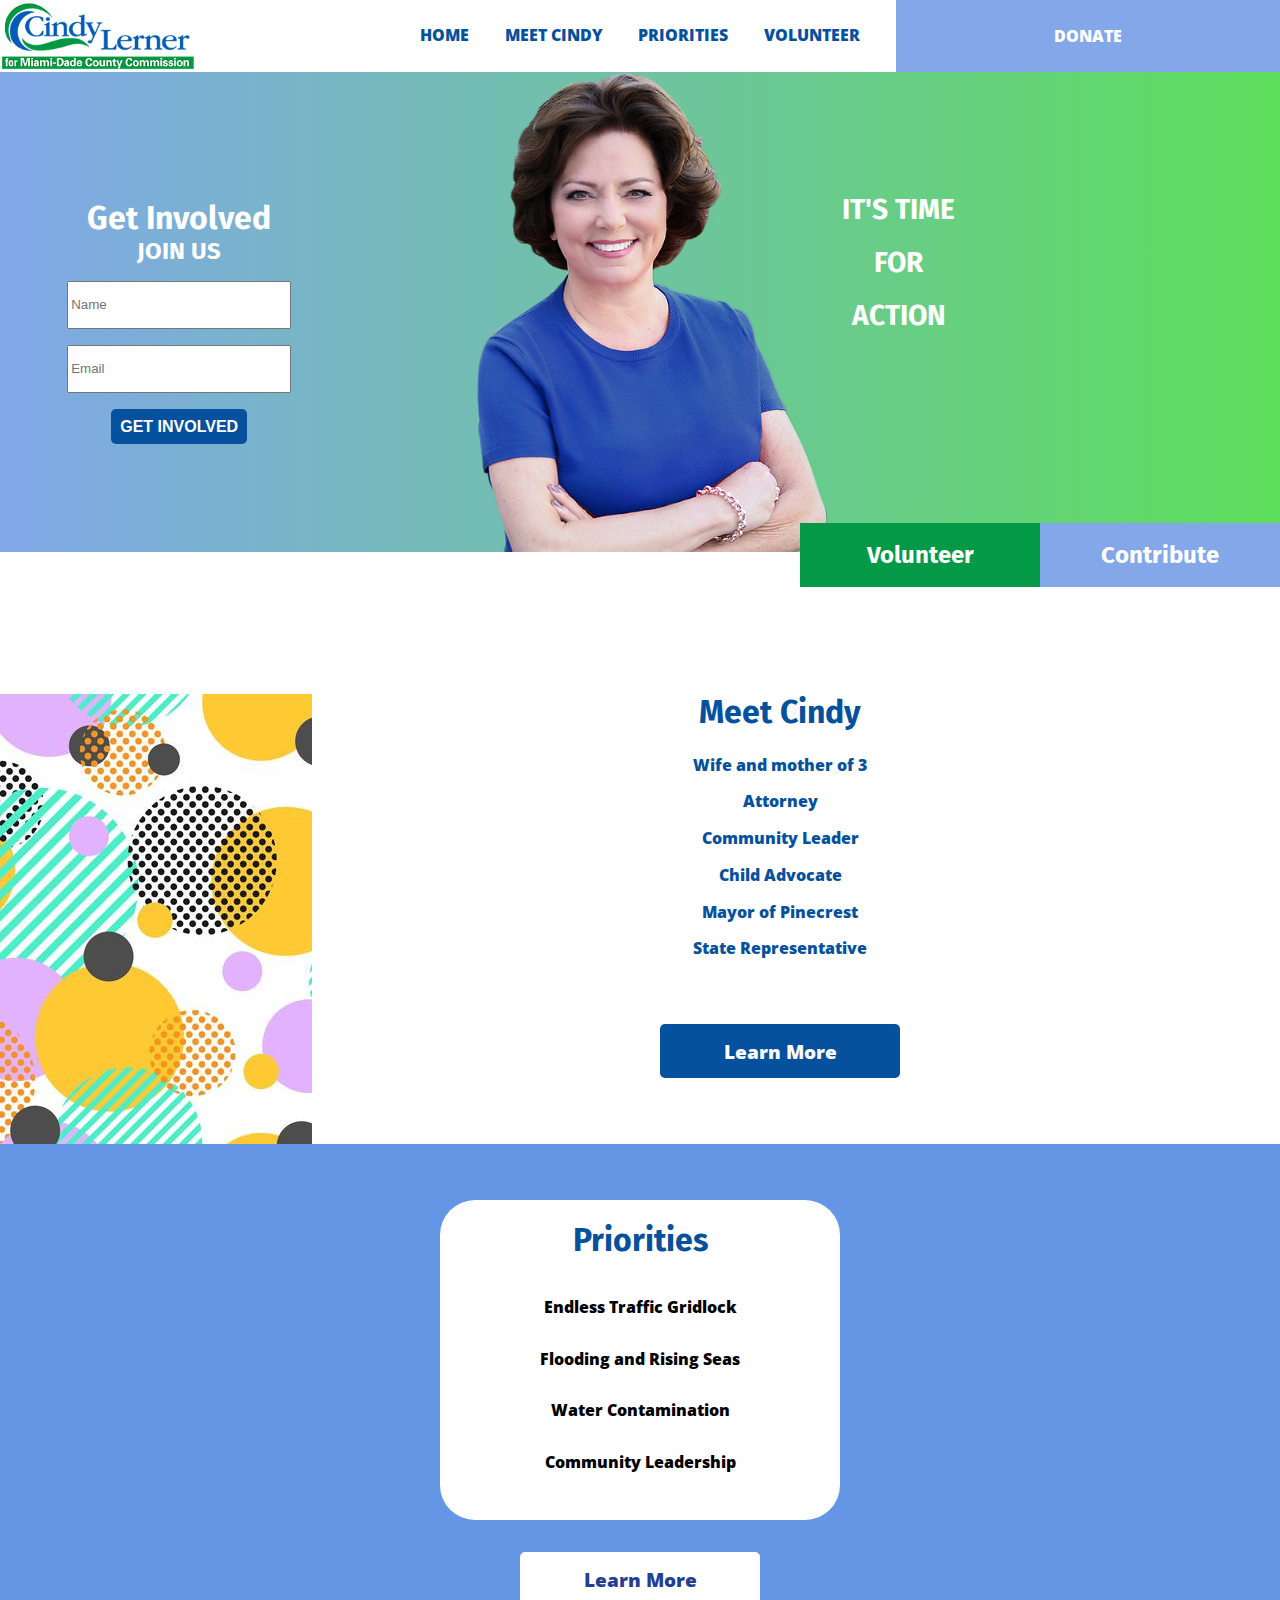
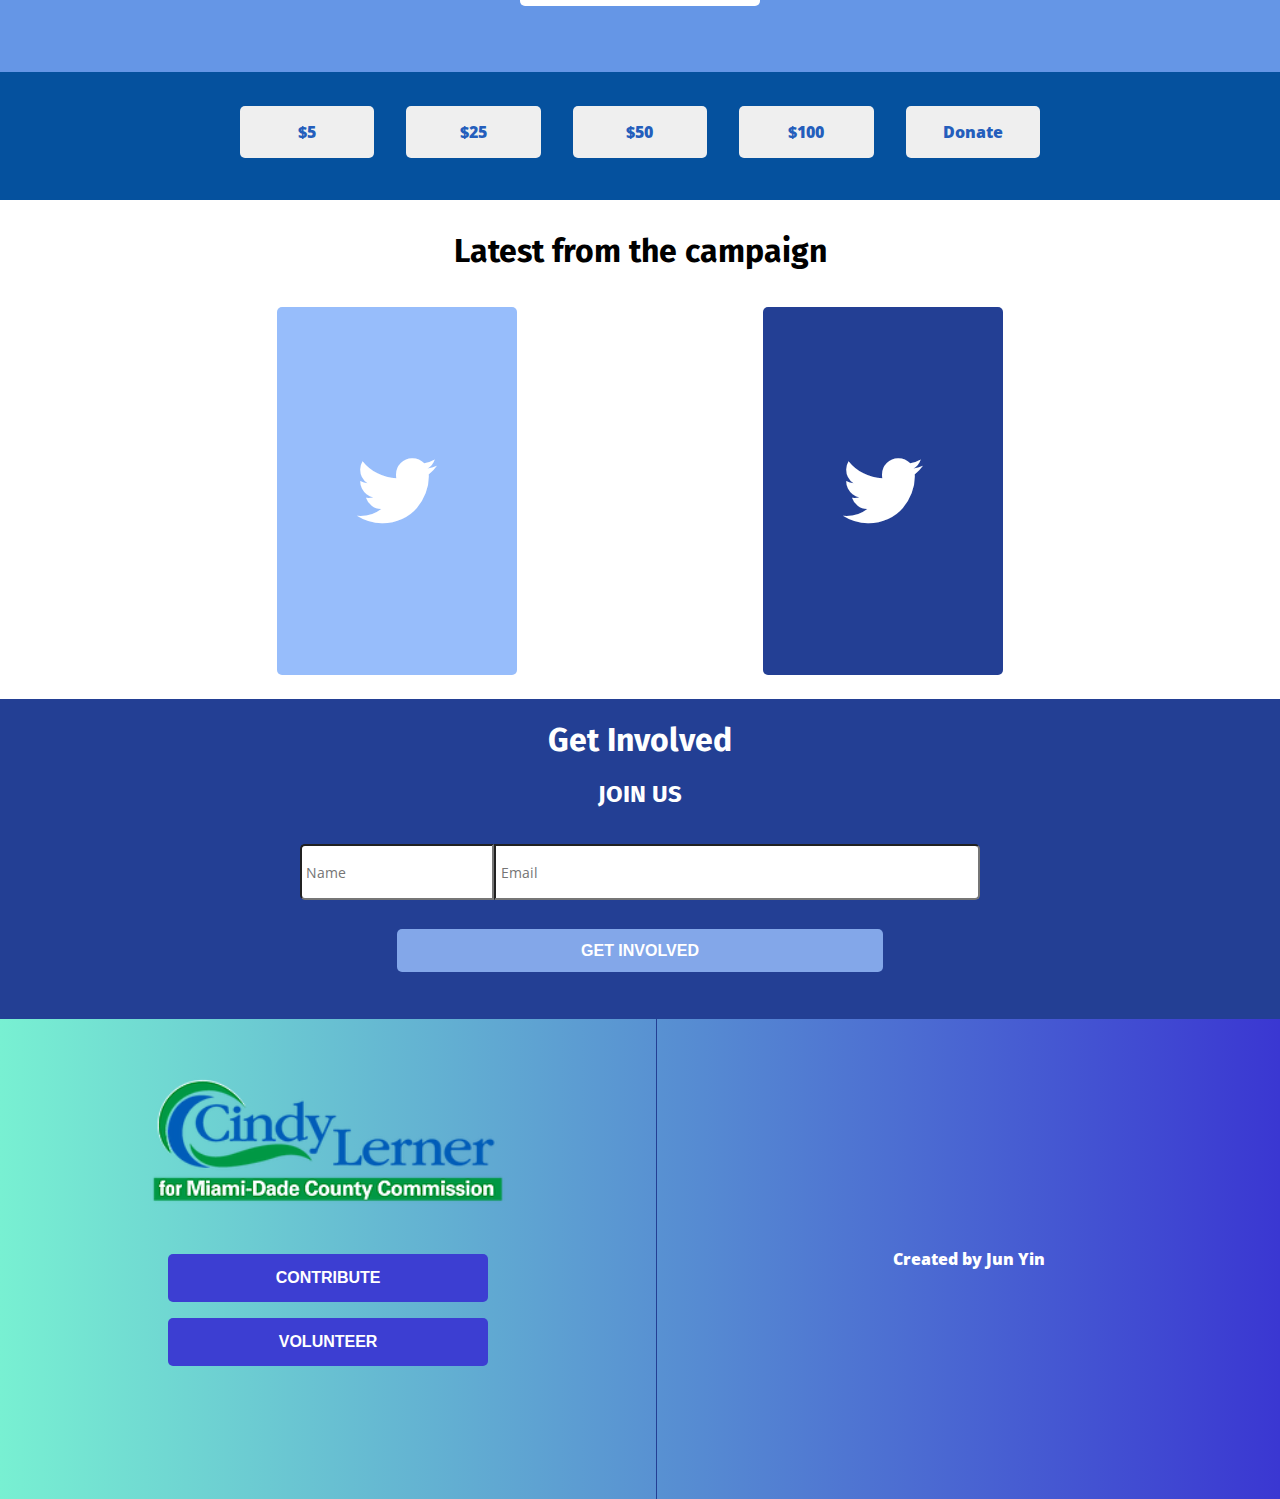
<file: index.html>
<html lang="en">
<head>
  <meta charset="UTF-8">
  <meta name="viewport" content="width=device-width, initial-scale=1.0">
  <link rel="stylesheet" href="index.css">
  <script type='text/javascript' src='store.js'></script>
  <link rel="stylesheet" href="./fontawesome-free-5.11.2-web/css/all.css">
  <link rel="stylesheet" href="./fontawesome-free-5.11.2-web/css/all.min.css">
  <link href="https://fonts.googleapis.com/css?family=Fira+Sans|Open+Sans&display=swap" rel="stylesheet">
  <title>Document</title>
</head>
<body value="sdf">
  <header class="header-container">
    <a class="logo" href="index.html"></a>
    <div type="button" class="nav-bar" >☰</div>
    <nav class="header-nav">
      <ul class="nav-list">
        <li><a class="nav-color" href="index.html">HOME</a></li>
        <li><a class="nav-color" href="meet.html">MEET CINDY</a></li>
        <li><a class="nav-color" href="priority.html">PRIORITIES</a></li>
        <li><a class="nav-color" href="volunteer.html">VOLUNTEER</a></li>
      </ul>
    </nav>
    <div class="nav-donate-button">
      <p><a href="https://www.paypal.com" target="_blank">DONATE</ahref="https://www.paypal.com" target="_blank"></p>
    </div>
  </header>
  <div class="modal" style="display: none" value="1">
    <p class="exit-menu">x</p>
    <ul class=menu-options>
      <li><a href="index.html">HOME</a></li>
      <li><a href="meet.html">MEET CINDY</a></li>
      <li><a href="priority.html">PRIORITIES</a></li>
      <li><a href="volunteer.html">VOLUNTEER</a></li>
    </ul>
    <button type="submit"><a href="https://www.paypal.com" target="_blank">DONATE</a></button>
    <ul class="icon-menu-container">
      <li class="social-icon"><a href="https://www.instagram.com/cindyfordistrict7/" target="_blank"><i class="fab fa-instagram"></i></a></li>
      <li class="social-icon"><a href="https://www.facebook.com/CindyforDistrict7/" target="_blank"><i class="fab fa-facebook-square"></i></a></li>
      <li class="social-icon"><a href="https://twitter.com/CindyforDst7" target="_blank"><i class="fab fa-twitter"></i></a></li>
    </ul>
  </div>

  <main class="main-container">
    <section class="portrait-container">

      <div class="sign-up-media-query">
        <h1>Get Involved</h1>
        <h2>JOIN US</h2>
        <form class="media-query-form">
          <div class="media-query-input-container">
            <input class="sign-up-media-input" type="text" placeholder="Name"/>
            <input class="sign-up-media-input" type="text" placeholder="Email"/>
          </div>
          <button class="sign-up-media-submit-button" type="submit">GET INVOLVED</button>
        </form>
      </div>
      <div class="portrait"></div>
      <div class="portrait-text">
        <h3>IT'S TIME</h3>
        <h3>FOR</h3>
        <h3>ACTION</h3>
      </div>
      <div class="icon-media-query" style="display: none;">
        <ul class="icon-container">
          <li class="social-icon"><i class="fab fa-instagram"></i></li>
          <li class="social-icon"><i class="fab fa-facebook-square"></i></li>
          <li class="social-icon"><i class="fab fa-twitter"></i></li>
        </ul>
      </div>
    </section>
    <section class="sign-up">
        <h1>Get Involved</h1>
        <h2>JOIN US</h2>
        <form id="sign-up-form">
          <div class="input-box">
            <input class="name" type="text" placeholder="Name"/>
            <input class="email" type="text" placeholder="Email"/>
          </div>
          <button class="form-submit-button" type="submit">GET INVOLVED</button>
        </form>
        <ul class="icon-container">
          <li class="social-icon"><i class="fab fa-instagram"></i></li>
          <li class="social-icon"><i class="fab fa-facebook-square"></i></li>
          <li class="social-icon"><i class="fab fa-twitter"></i></li>
        </ul>
    </section>
    <section>
      <div class="volunteer-contribute-buttons">
        <h2 class="volunteer-button"><a href="volunteer.html">Volunteer</a></h2>
        <h2 class="contribute-button"><a href="https://www.paypal.com" target="_blank">Contribute</a></h2>
      </div>
    </section>

      <section class="meet">
        <div class="side-image"></div>
        <div class="meet-media-query">
          <div class="meetme-inside-container meet-main-box">
            <h1 style="text-align: center;">Meet Cindy</h1>
            <ul class="meetme-list">
            </ul>
          </div>
          <div class="learn-more learn-more-media-query">
            <a href="meet.html"><p class="learn-more-p">Learn More</p></a>
          </div>
        </div>
      </section>

      <section class="priorities">
        <div class="priority-inside-container priority-main-box">
          <h1 style="text-align: center; color: #05519E;">Priorities</h1>
          <ul class="priority-list">
          </ul>
        </div>
        <div class="learn-more">
          <a href="priority.html"><p style="color: #233F94">Learn More</p></a>
        </div>
      </section>

      <section class="donate">
        <ul>
          <li><a href="https://www.paypal.com" target="_blank"><button class="donate-button">$5</button></a></li>
          <li><a href="https://www.paypal.com" target="_blank"><button class="donate-button">$25</button></ahref="https://www.paypal.com" target="_blank"></li>
          <li><a href="https://www.paypal.com" target="_blank"><button class="donate-button">$50</button></a></li>
          <li><a href="https://www.paypal.com" target="_blank"><button class="donate-button">$100</button></a></li>
          <li><a href="https://www.paypal.com" target="_blank"><button class="donate-button">Donate</button></a></li>
        </ul>
      </section>
      <section class="twitter-feed">
        <h1 style="color: black; text-align: center;">Latest from the campaign</h1>
        <div class="twitter-container">
          <div class="twitter-top twitter-box"><i class="fab fa-twitter"></i></div>
          <div class="twitter-bottom twitter-box"><i class="fab fa-twitter"></i></div>
      </div>
      </section>
  </main>

  <footer class="footer-container">
    <section class="footer-sign-up">
      <h1>Get Involved</h1>
      <h2>JOIN US</h2>
        <form id="sign-up-form">
          <div class="input-box">
            <input type="text" placeholder="Name" class="name"/>
            <input type="text" placeholder="Email" class="email"/>
          </div>
          <button class="form-submit-button" type="submit">GET INVOLVED</button>
        </form>
    </section>
    <div class="footer-media-query">
      <section class="volunteer-contribute-footer">
        <div class="footer-icon-container">
          <img class="footer-logo" src="pictures/logo.jpeg">
        </div>
        <button class="footer-volunteer-button"><a href="https://www.paypal.com" target="_blank">CONTRIBUTE</a></button>
        <button class="footer-contribute-button"><a href="volunteer.html">VOLUNTEER</a></button>
        
      </section>
      <section class="designed-by">
        <p>Created by Jun Yin</p>
        <div></div>
      </section>
    </div>
  </footer>

  <script src="https://code.jquery.com/jquery-3.4.1.slim.min.js"></script>
  <script src="script.js"></script>
</body>
</html>
</file>
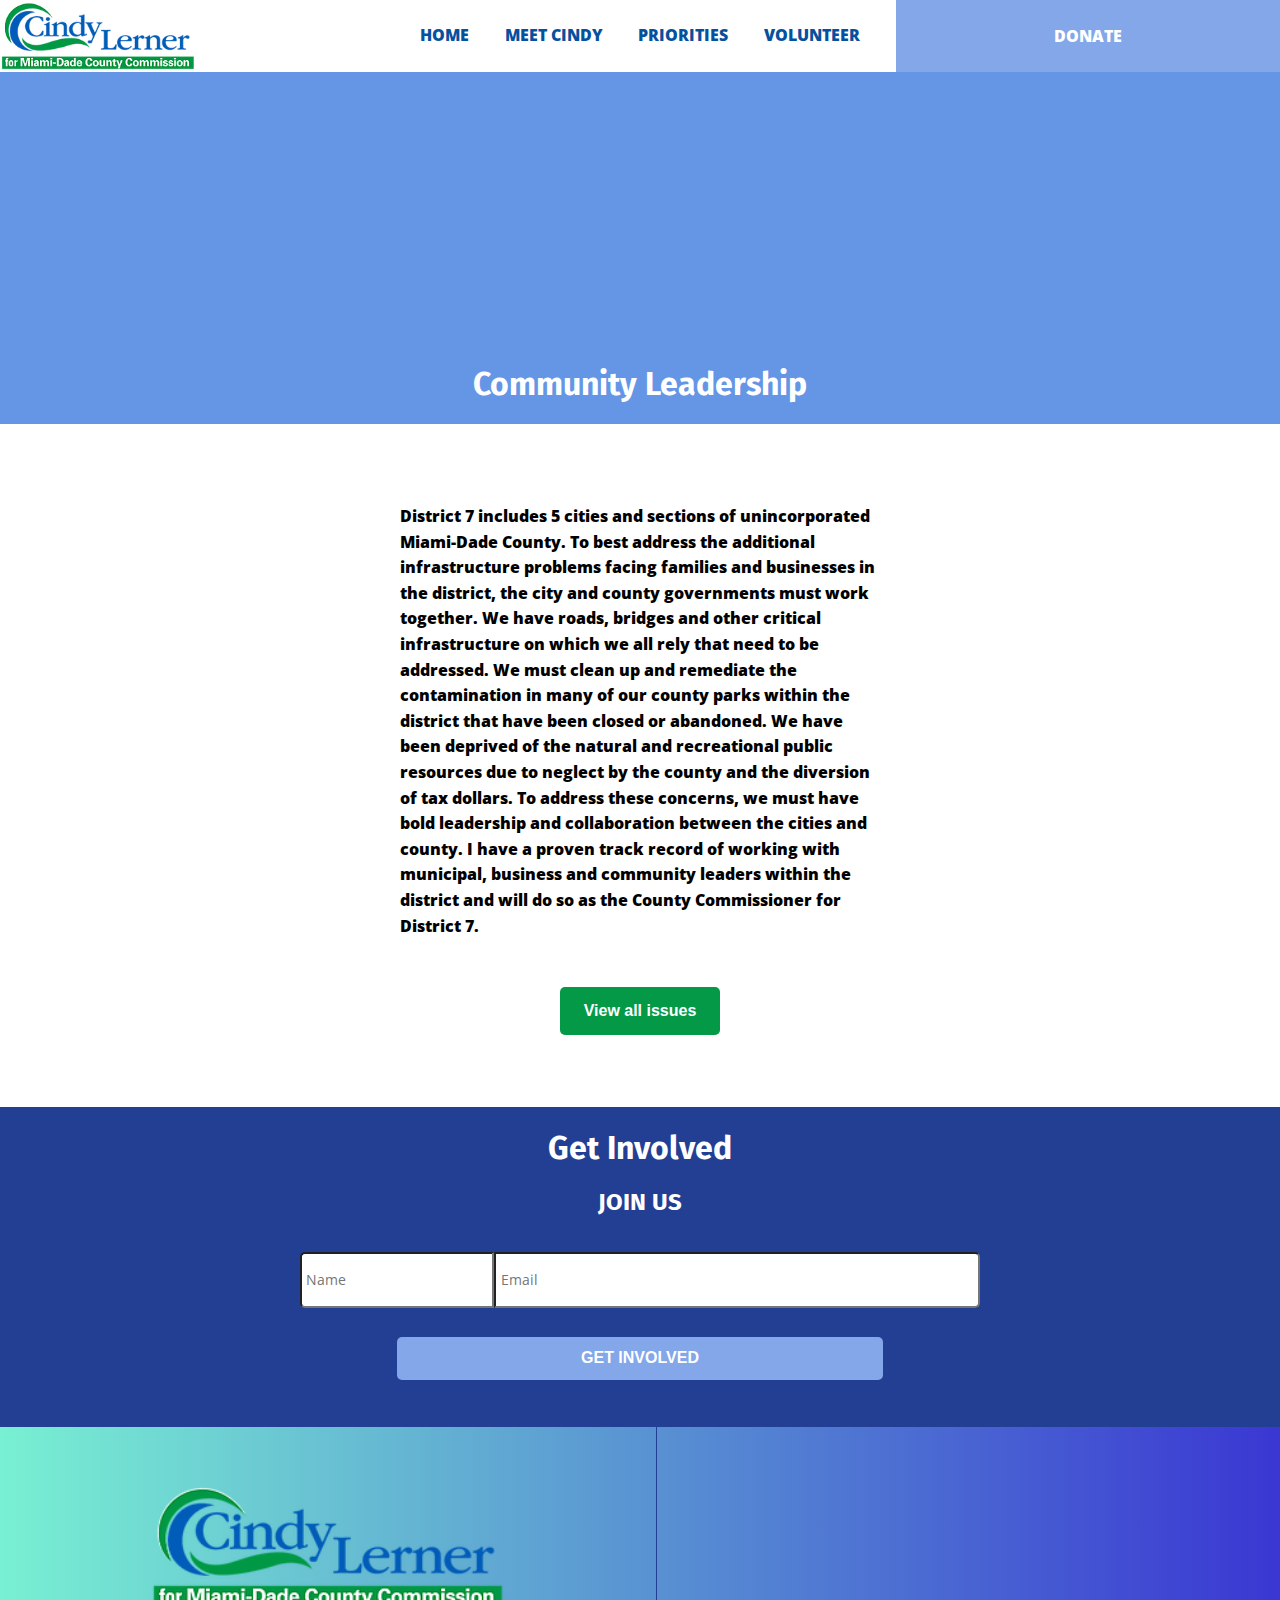
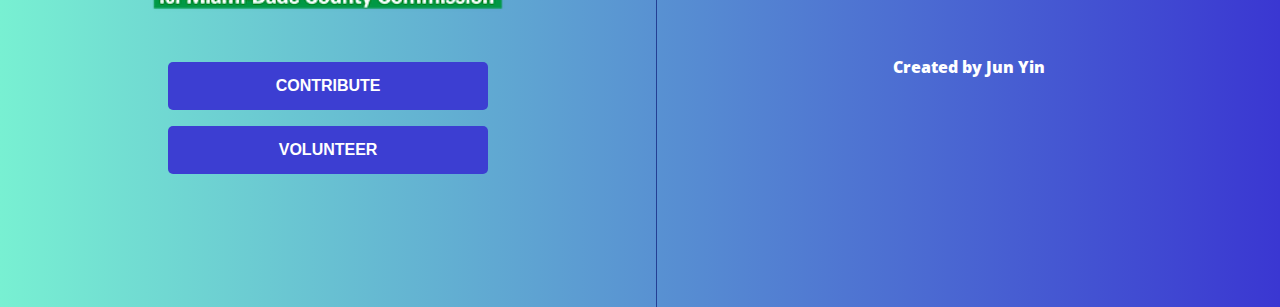
<file: Community.html>
<html lang="en">
<head>
  <meta charset="UTF-8">
  <meta name="viewport" content="width=device-width, initial-scale=1.0">
  <link rel="stylesheet" href="index.css">
  <link rel="stylesheet" href="priority.css">
  <script type='text/javascript' src='store.js'></script>
  <link rel="stylesheet" href="./fontawesome-free-5.11.2-web/css/all.css">
  <link rel="stylesheet" href="./fontawesome-free-5.11.2-web/css/all.min.css">
  <link href="https://fonts.googleapis.com/css?family=Fira+Sans|Open+Sans&display=swap" rel="stylesheet">
  <title>Document</title>
</head>
<body>
  <header class="header-container">
    <a class="logo" href="index.html"></a>
    <div type="button" class="nav-bar" >☰</div>
    <nav class="header-nav">
      <ul class="nav-list">
        <li><a class="nav-color" href="index.html">HOME</a></li>
        <li><a class="nav-color" href="meet.html">MEET CINDY</a></li>
        <li><a class="nav-color" href="priority.html">PRIORITIES</a></li>
        <li><a class="nav-color" href="volunteer.html">VOLUNTEER</a></li>
      </ul>
    </nav>
    <div class="nav-donate-button">
      <p><a href="https://www.paypal.com" target="_blank">DONATE</a></p>
    </div>
  </header>
  <div class="modal" style="display: none" value="1">
    <p class="exit-menu">x</p>
    <ul class=menu-options>
      <li><a href="index.html">HOME</a></li>
      <li><a href="meet.html">MEET CINDY</a></li>
      <li><a href="priority.html">PRIORITIES</a></li>
      <li><a href="volunteer.html">VOLUNTEER</a></li>
    </ul>
    <button type="submit"><a href="https://www.paypal.com" target="_blank">DONATE</a></button>
    <ul class="icon-menu-container">
      <li class="social-icon"><a href="https://www.instagram.com/cindyfordistrict7/" target="_blank"><i class="fab fa-instagram"></i></a></li>
      <li class="social-icon"><a href="https://www.facebook.com/CindyforDistrict7/" target="_blank"><i class="fab fa-facebook-square"></i></a></li>
      <li class="social-icon"><a href="https://twitter.com/CindyforDst7" target="_blank"><i class="fab fa-twitter"></i></a></li>
    </ul>
  </div>


  <main class="priorities-container">
    <div class="title">
      <h1>Community Leadership</h1>
    </div>
    <div class="priority-information">
      <p>District 7 includes 5 cities and sections of unincorporated Miami-Dade County. To best address the additional infrastructure problems facing families and businesses in the district, the city and county governments must work together. We have roads, bridges and other critical infrastructure on which we all rely that need to be addressed. We must clean up and remediate the contamination in many of our county parks within the district that have been closed or abandoned. We have been deprived of the natural and recreational public resources due to neglect by the county and the diversion of tax dollars. To address these concerns, we must have bold leadership and collaboration between the cities and county. I have a proven track record of working with municipal, business and community leaders within the district and will do so as the County Commissioner for District 7.</p>
      <button class="priority-view-all-button"><a href="priority.html" >View all issues</a></button>

    </div>
  </main>



  <footer class="footer-container">
    <section class="footer-sign-up">
      <h1>Get Involved</h1>
      <h2>JOIN US</h2>
        <form id="sign-up-form">
          <div class="input-box">
            <input type="text" placeholder="Name" class="name"/>
            <input type="text" placeholder="Email" class="email"/>
          </div>
          <button class="form-submit-button" type="submit">GET INVOLVED</button>
        </form>
    </section>
    <div class="footer-media-query">
      <section class="volunteer-contribute-footer">
        <div class="footer-icon-container">
          <img class="footer-logo" src="pictures/logo.jpeg">
        </div>
        <button class="footer-volunteer-button"><a href="https://www.paypal.com" target="_blank">CONTRIBUTE</a></button>
        <button class="footer-contribute-button"><a href="volunteer.html">VOLUNTEER</a></button>
      </section>
      <section class="designed-by">
        <p>Created by Jun Yin</p>
        <div></div>
      </section>
    </div>
  </footer>

  <script src="https://code.jquery.com/jquery-3.4.1.slim.min.js"></script>
  <script src="script.js"></script>
</body>
</html>
</file>
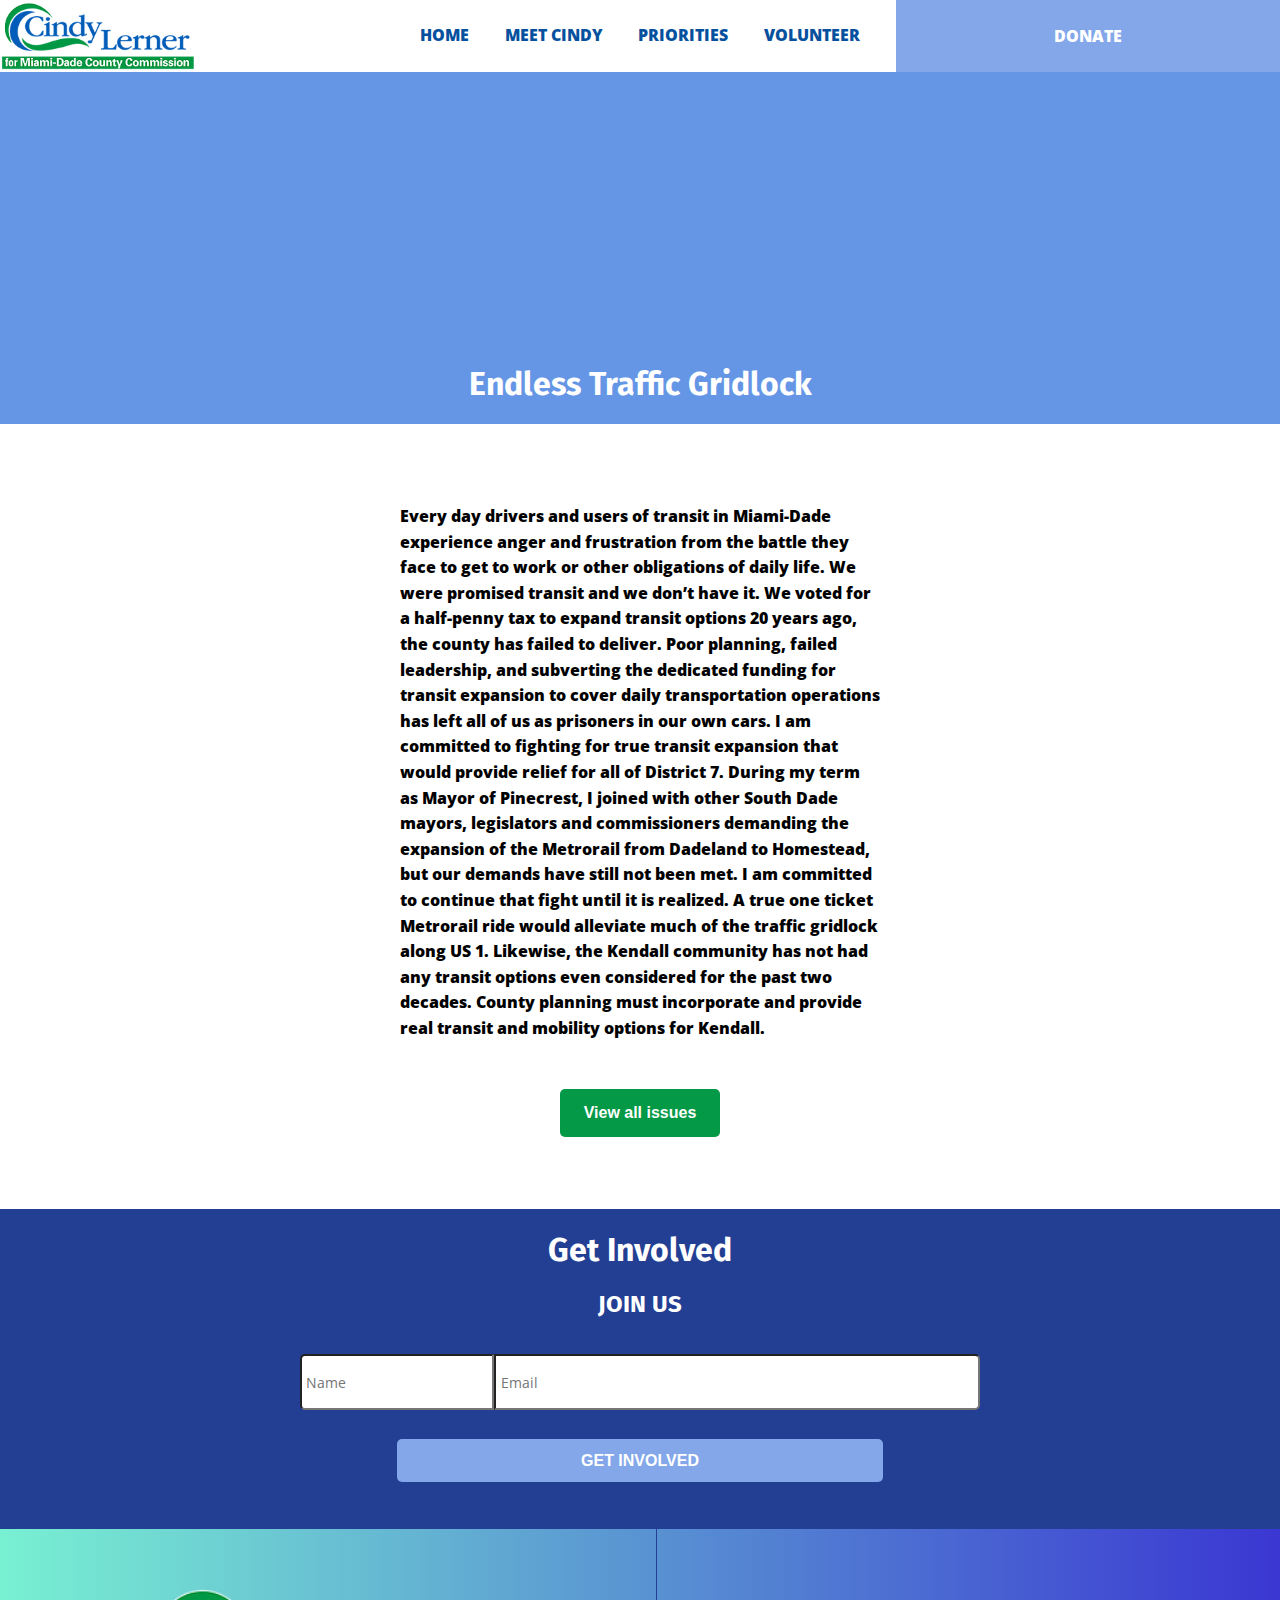
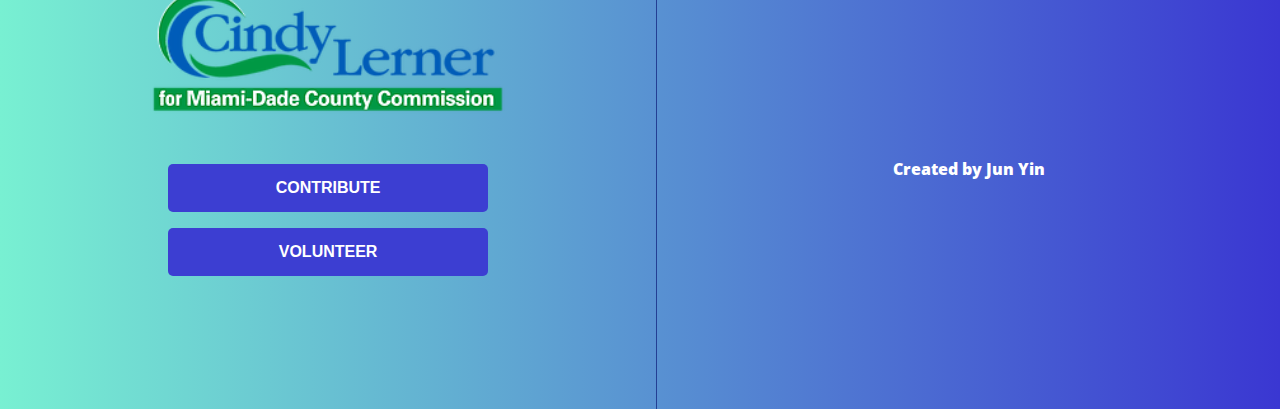
<file: Endless.html>
<html lang="en">
<head>
  <meta charset="UTF-8">
  <meta name="viewport" content="width=device-width, initial-scale=1.0">
  <link rel="stylesheet" href="index.css">
  <link rel="stylesheet" href="priority.css">
  <script type='text/javascript' src='store.js'></script>
  <link rel="stylesheet" href="./fontawesome-free-5.11.2-web/css/all.css">
  <link rel="stylesheet" href="./fontawesome-free-5.11.2-web/css/all.min.css">
  <link href="https://fonts.googleapis.com/css?family=Fira+Sans|Open+Sans&display=swap" rel="stylesheet">
  <title>Document</title>
</head>
<body>
  <header class="header-container">
    <a class="logo" href="index.html"></a>
    <div type="button" class="nav-bar" >☰</div>
    <nav class="header-nav">
      <ul class="nav-list">
        <li><a class="nav-color" href="index.html">HOME</a></li>
        <li><a class="nav-color" href="meet.html">MEET CINDY</a></li>
        <li><a class="nav-color" href="priority.html">PRIORITIES</a></li>
        <li><a class="nav-color" href="volunteer.html">VOLUNTEER</a></li>
      </ul>
    </nav>
    <div class="nav-donate-button">
      <p><a href="https://www.paypal.com" target="_blank">DONATE</a></p>
    </div>
  </header>
  <div class="modal" style="display: none" value="1">
    <p class="exit-menu">x</p>
    <ul class=menu-options>
      <li><a href="index.html">HOME</a></li>
      <li><a href="meet.html">MEET CINDY</a></li>
      <li><a href="priority.html">PRIORITIES</a></li>
      <li><a href="volunteer.html">VOLUNTEER</a></li>
    </ul>
    <button type="submit"><a href="https://www.paypal.com" target="_blank">DONATE</a></button>
    <ul class="icon-menu-container">
      <li class="social-icon"><a href="https://www.instagram.com/cindyfordistrict7/" target="_blank"><i class="fab fa-instagram"></i></a></li>
      <li class="social-icon"><a href="https://www.facebook.com/CindyforDistrict7/" target="_blank"><i class="fab fa-facebook-square"></i></a></li>
      <li class="social-icon"><a href="https://twitter.com/CindyforDst7" target="_blank"><i class="fab fa-twitter"></i></a></li>
    </ul>
  </div>


  <main class="priorities-container">
    <div class="title">
      <h1>Endless Traffic Gridlock</h1>
    </div>   
    <div class="priority-information">
      <p>Every day drivers and users of transit in Miami-Dade experience anger and frustration from the battle they face to get to work or other obligations of daily life. We were promised transit and we don’t have it. We voted for a half-penny tax to expand transit options 20 years ago, the county has failed to deliver. Poor planning, failed leadership, and subverting the dedicated funding for transit expansion to cover daily transportation operations has left all of us as prisoners in our own cars. 

        I am committed to fighting for true transit expansion that would provide relief for all of District 7. During my term as Mayor of Pinecrest, I joined with other South Dade mayors, legislators and commissioners demanding the expansion of the Metrorail from Dadeland to Homestead, but our demands have still not been met. I am committed to continue that fight until it is realized. A true one ticket Metrorail ride would alleviate much of the traffic gridlock along US 1. Likewise, the Kendall community has not had any transit options even considered for the past two decades. County planning must incorporate and provide real transit and mobility options for Kendall.</p>
        <button class="priority-view-all-button"><a href="priority.html">View all issues</a></button>

      </div>
  </main>



  <footer class="footer-container">
    <section class="footer-sign-up">
      <h1>Get Involved</h1>
      <h2>JOIN US</h2>
        <form id="sign-up-form">
          <div class="input-box">
            <input type="text" placeholder="Name" class="name"/>
            <input type="text" placeholder="Email" class="email"/>
          </div>
          <button class="form-submit-button" type="submit">GET INVOLVED</button>
        </form>
    </section>
    <div class="footer-media-query">
      <section class="volunteer-contribute-footer">
        <div class="footer-icon-container">
          <img class="footer-logo" src="pictures/logo.jpeg">
        </div>
        <button class="footer-volunteer-button"><a href="https://www.paypal.com" target="_blank">CONTRIBUTE</a></button>
        <button class="footer-contribute-button"><a href="volunteer.html">VOLUNTEER</a></button>
      </section>
      <section class="designed-by">
        <p>Created by Jun Yin</p>
        <div></div>
      </section>
    </div>
  </footer>

  <script src="https://code.jquery.com/jquery-3.4.1.slim.min.js"></script>
  <script src="script.js"></script>
</body>
</html>
</file>
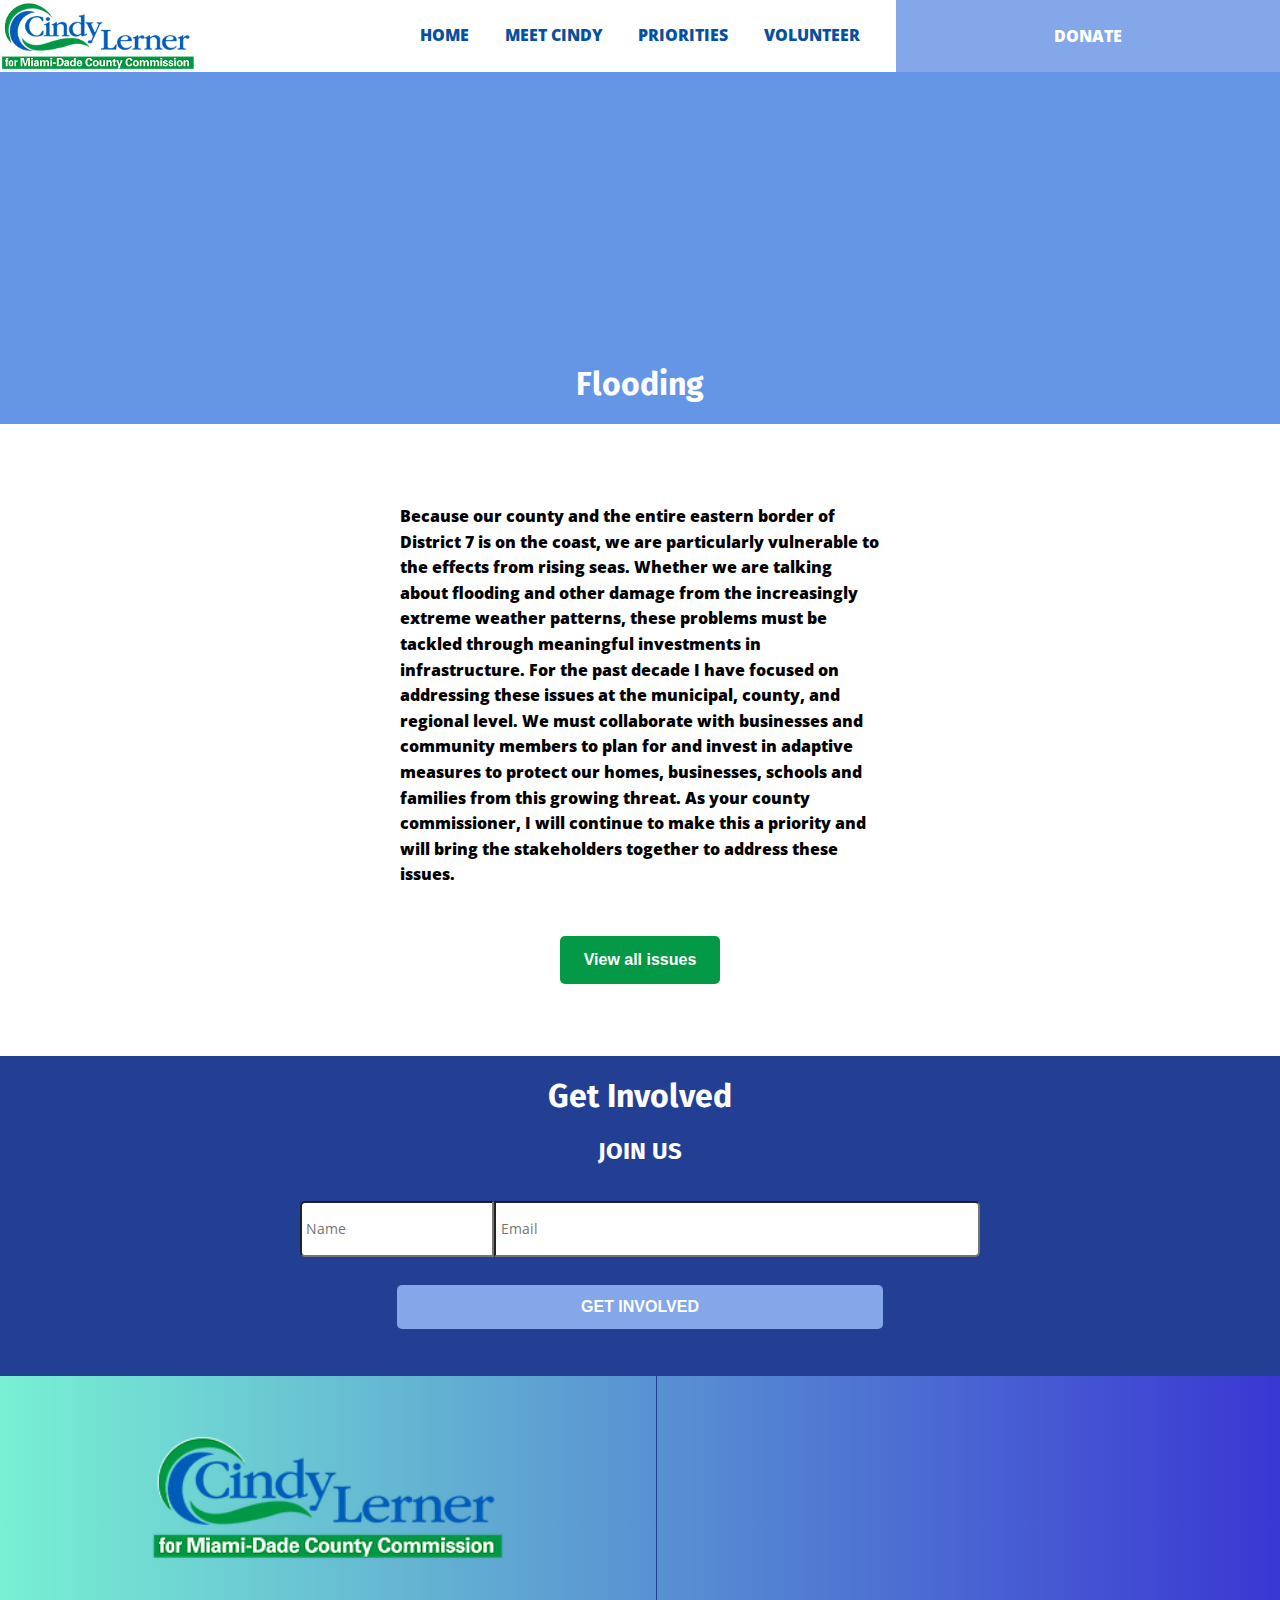
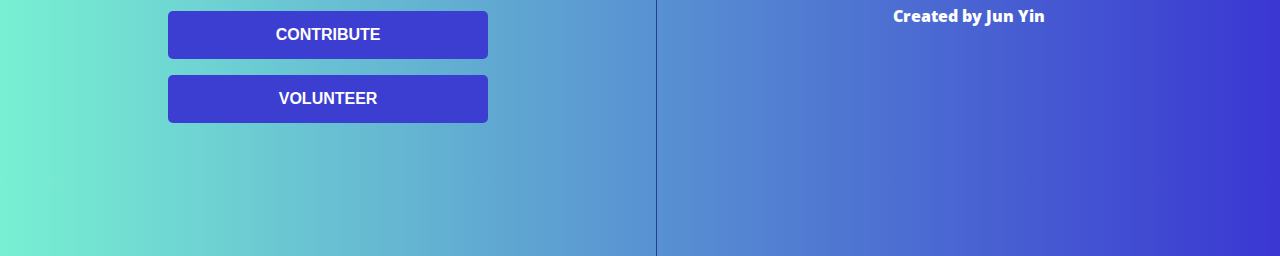
<file: Flooding.html>
<html lang="en">
<head>
  <meta charset="UTF-8">
  <meta name="viewport" content="width=device-width, initial-scale=1.0">
  <link rel="stylesheet" href="index.css">
  <link rel="stylesheet" href="priority.css">
  <script type='text/javascript' src='store.js'></script>
  <link rel="stylesheet" href="./fontawesome-free-5.11.2-web/css/all.css">
  <link rel="stylesheet" href="./fontawesome-free-5.11.2-web/css/all.min.css">
  <link href="https://fonts.googleapis.com/css?family=Fira+Sans|Open+Sans&display=swap" rel="stylesheet">
  <title>Document</title>
</head>
<body>
  <header class="header-container">
    <a class="logo" href="index.html"></a>
    <div type="button" class="nav-bar" >☰</div>
    <nav class="header-nav">
      <ul class="nav-list">
        <li><a class="nav-color" href="index.html">HOME</a></li>
        <li><a class="nav-color" href="meet.html">MEET CINDY</a></li>
        <li><a class="nav-color" href="priority.html">PRIORITIES</a></li>
        <li><a class="nav-color" href="volunteer.html">VOLUNTEER</a></li>
      </ul>
    </nav>
    <div class="nav-donate-button">
      <p><a href="https://www.paypal.com" target="_blank">DONATE</a></p>
    </div>
  </header>
  <div class="modal" style="display: none" value="1">
    <p class="exit-menu">x</p>
    <ul class=menu-options>
      <li><a href="index.html">HOME</a></li>
      <li><a href="meet.html">MEET CINDY</a></li>
      <li><a href="priority.html">PRIORITIES</a></li>
      <li><a href="volunteer.html">VOLUNTEER</a></li>
    </ul>
    <button type="submit"><a href="https://www.paypal.com" target="_blank">DONATE</a></button>
    <ul class="icon-menu-container">
      <li class="social-icon"><a href="https://www.instagram.com/cindyfordistrict7/" target="_blank"><i class="fab fa-instagram"></i></a></li>
      <li class="social-icon"><a href="https://www.facebook.com/CindyforDistrict7/" target="_blank"><i class="fab fa-facebook-square"></i></a></li>
      <li class="social-icon"><a href="https://twitter.com/CindyforDst7" target="_blank"><i class="fab fa-twitter"></i></a></li>
    </ul>
  </div>


  <main class="priorities-container">  
    <div class="title">
      <h1>Flooding</h1>
    </div>
    <div class="priority-information">
      <p>Because our county and the entire eastern border of District 7 is on the coast, we are particularly vulnerable to the effects from rising seas. Whether we are talking about flooding and other damage from the increasingly extreme weather patterns, these problems must be tackled through meaningful investments in infrastructure. 
        For the past decade I have focused on addressing these issues at the municipal, county, and regional level. We must collaborate with businesses and community members to plan for and invest in adaptive measures to protect our homes, businesses, schools and families from this growing threat. As your county commissioner, I will continue to make this a priority and will bring the stakeholders together to address these issues.</p>
        <button class="priority-view-all-button"><a href="priority.html">View all issues</a></button>

      </div>
  </main>



  <footer class="footer-container">
    <section class="footer-sign-up">
      <h1>Get Involved</h1>
      <h2>JOIN US</h2>
        <form id="sign-up-form">
          <div class="input-box">
            <input type="text" placeholder="Name" class="name"/>
            <input type="text" placeholder="Email" class="email"/>
          </div>
          <button class="form-submit-button" type="submit">GET INVOLVED</button>
        </form>
    </section>
    <div class="footer-media-query">
      <section class="volunteer-contribute-footer">
        <div class="footer-icon-container">
          <img class="footer-logo" src="pictures/logo.jpeg">
        </div>
        <button class="footer-volunteer-button"><a href="https://www.paypal.com" target="_blank">CONTRIBUTE</a></button>
        <button class="footer-contribute-button"><a href="volunteer.html">VOLUNTEER</a></button>
      </section>
      <section class="designed-by">
        <p>Created by Jun Yin</p>
        <div></div>
      </section>
    </div>
  </footer>

  <script src="https://code.jquery.com/jquery-3.4.1.slim.min.js"></script>
  <script src="script.js"></script>
</body>
</html>
</file>
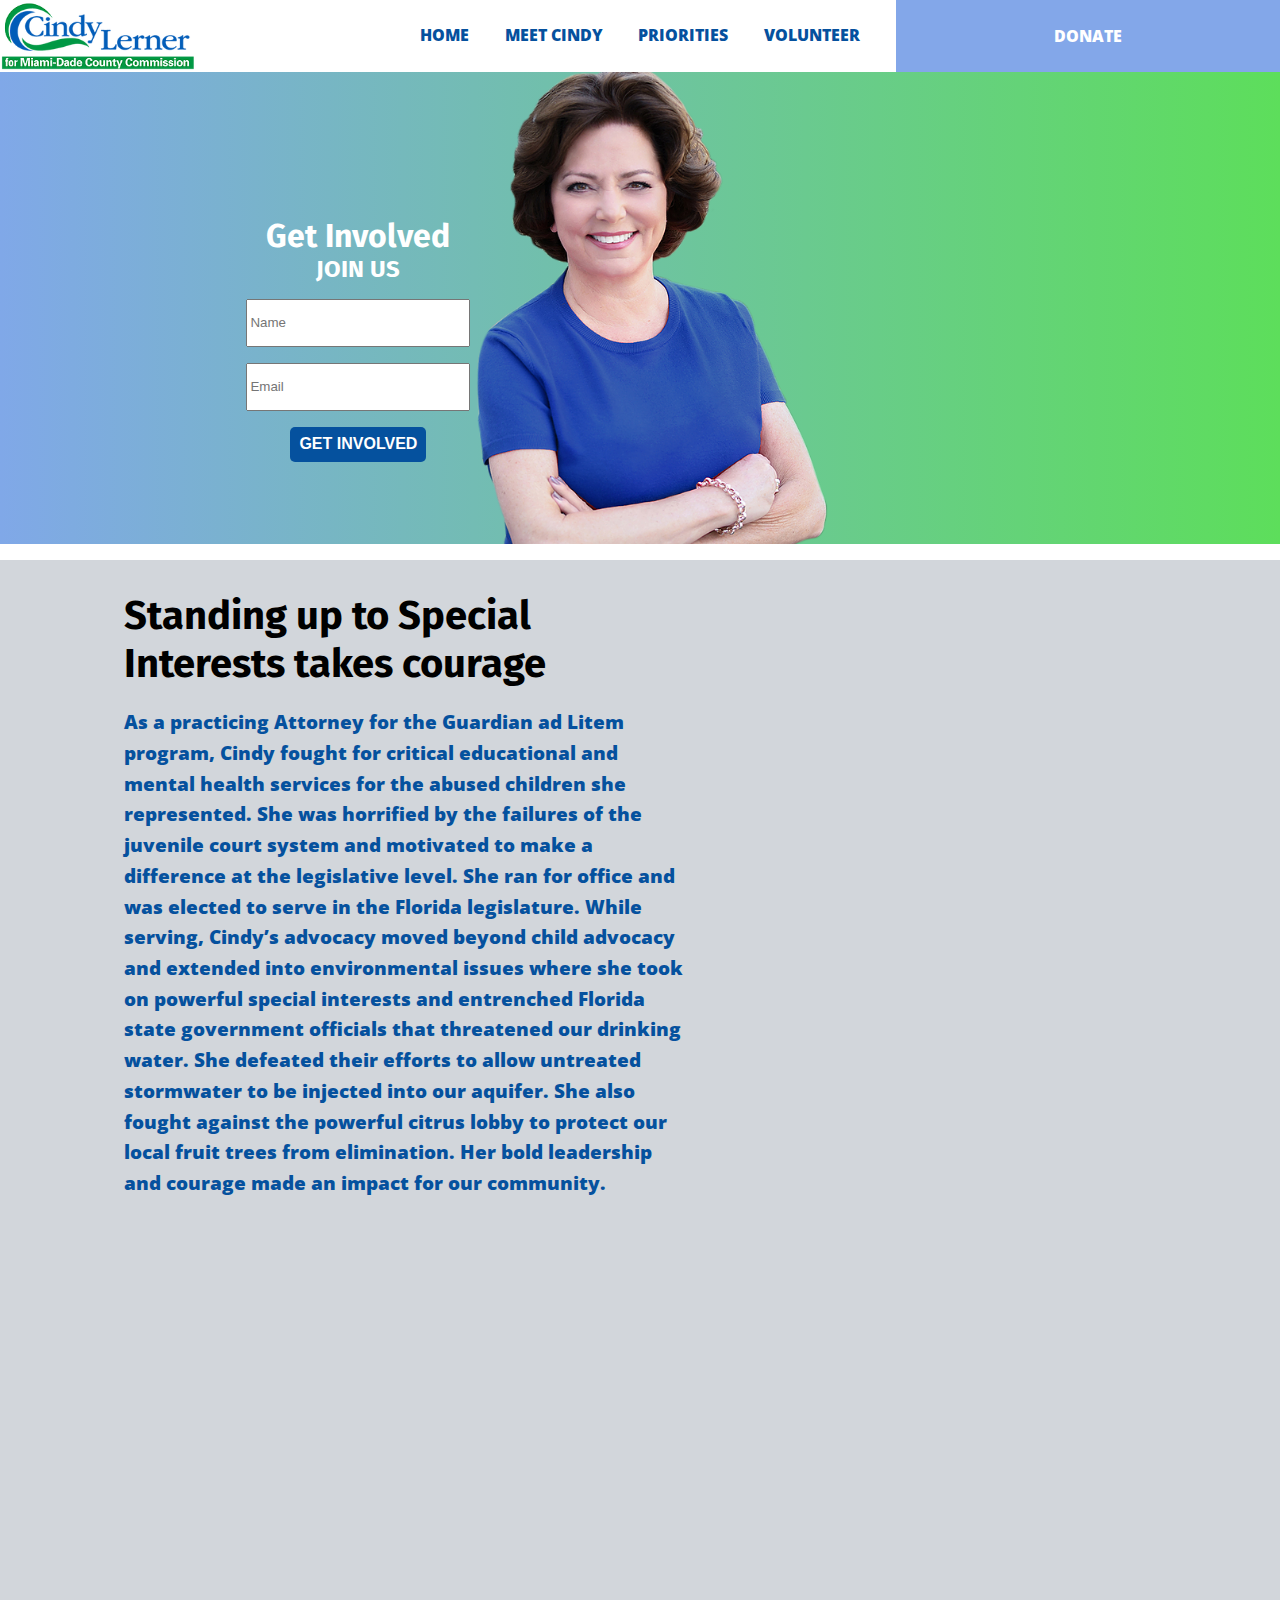
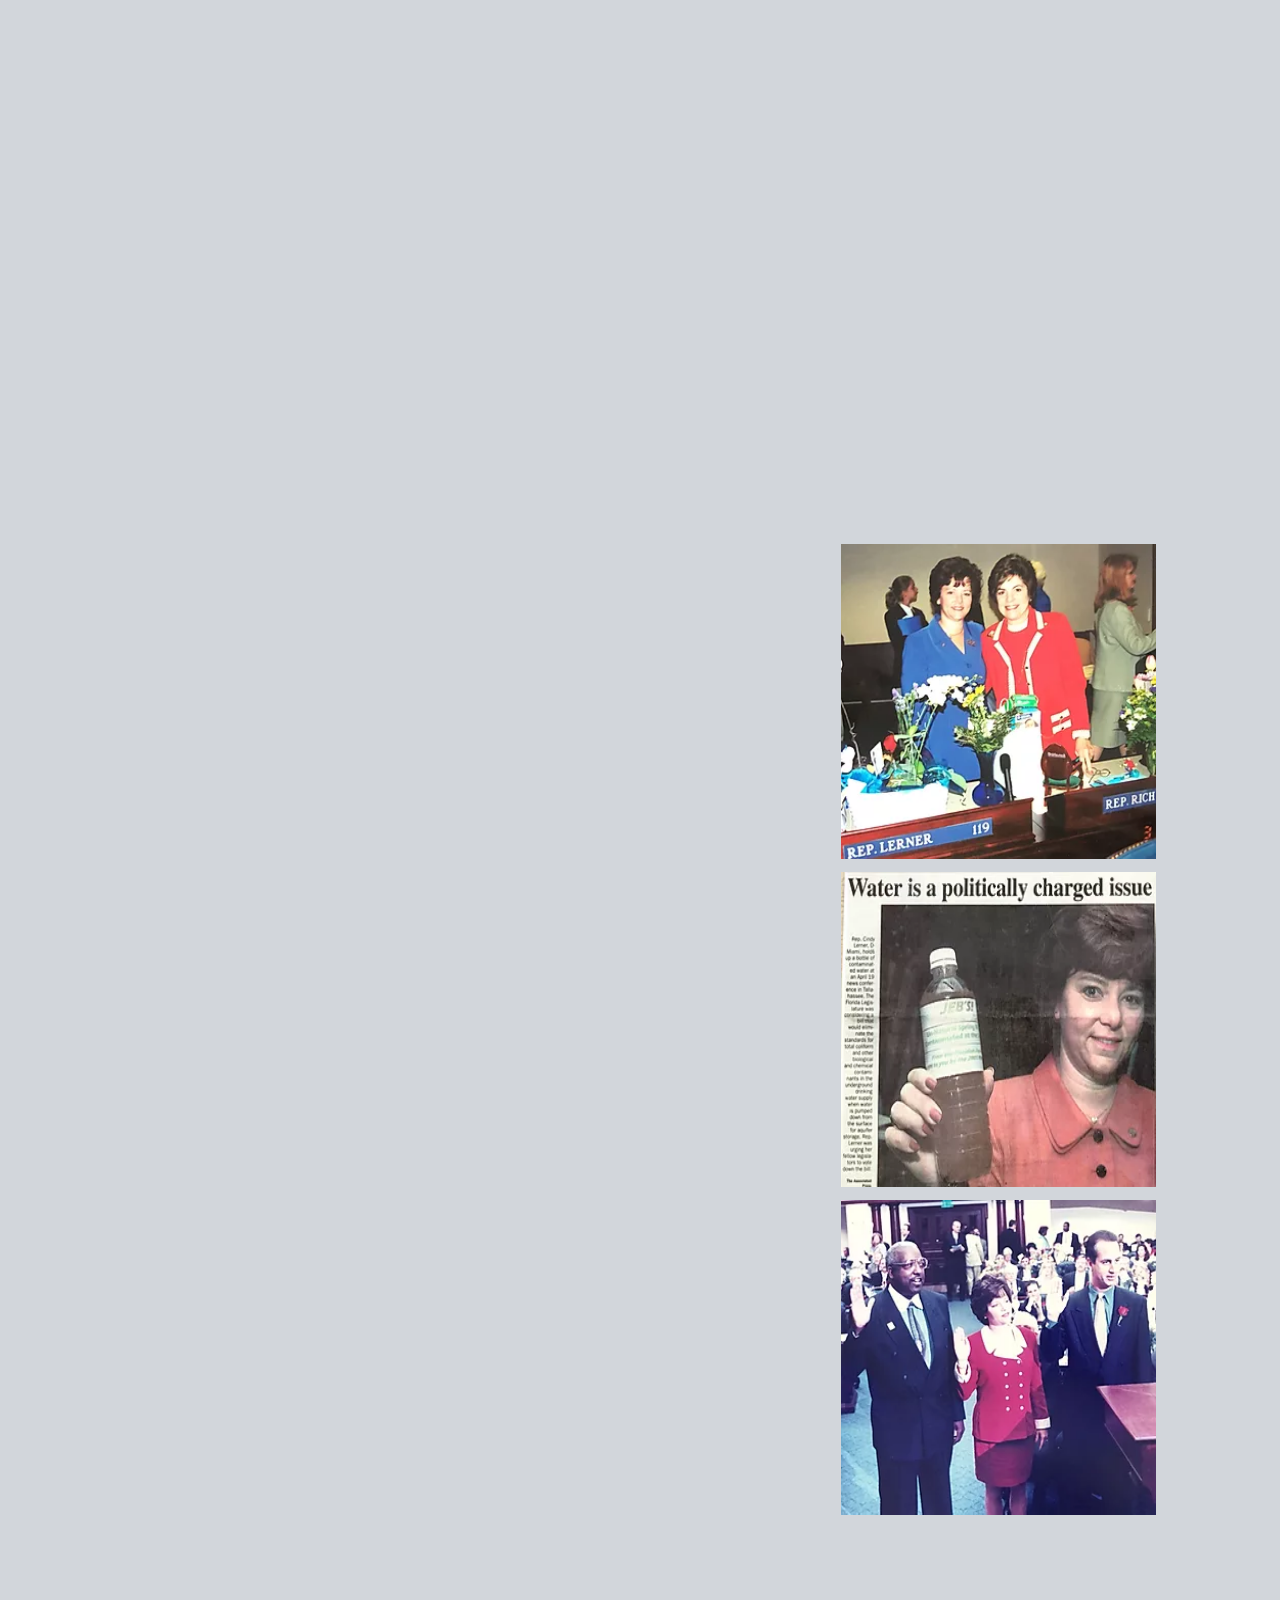
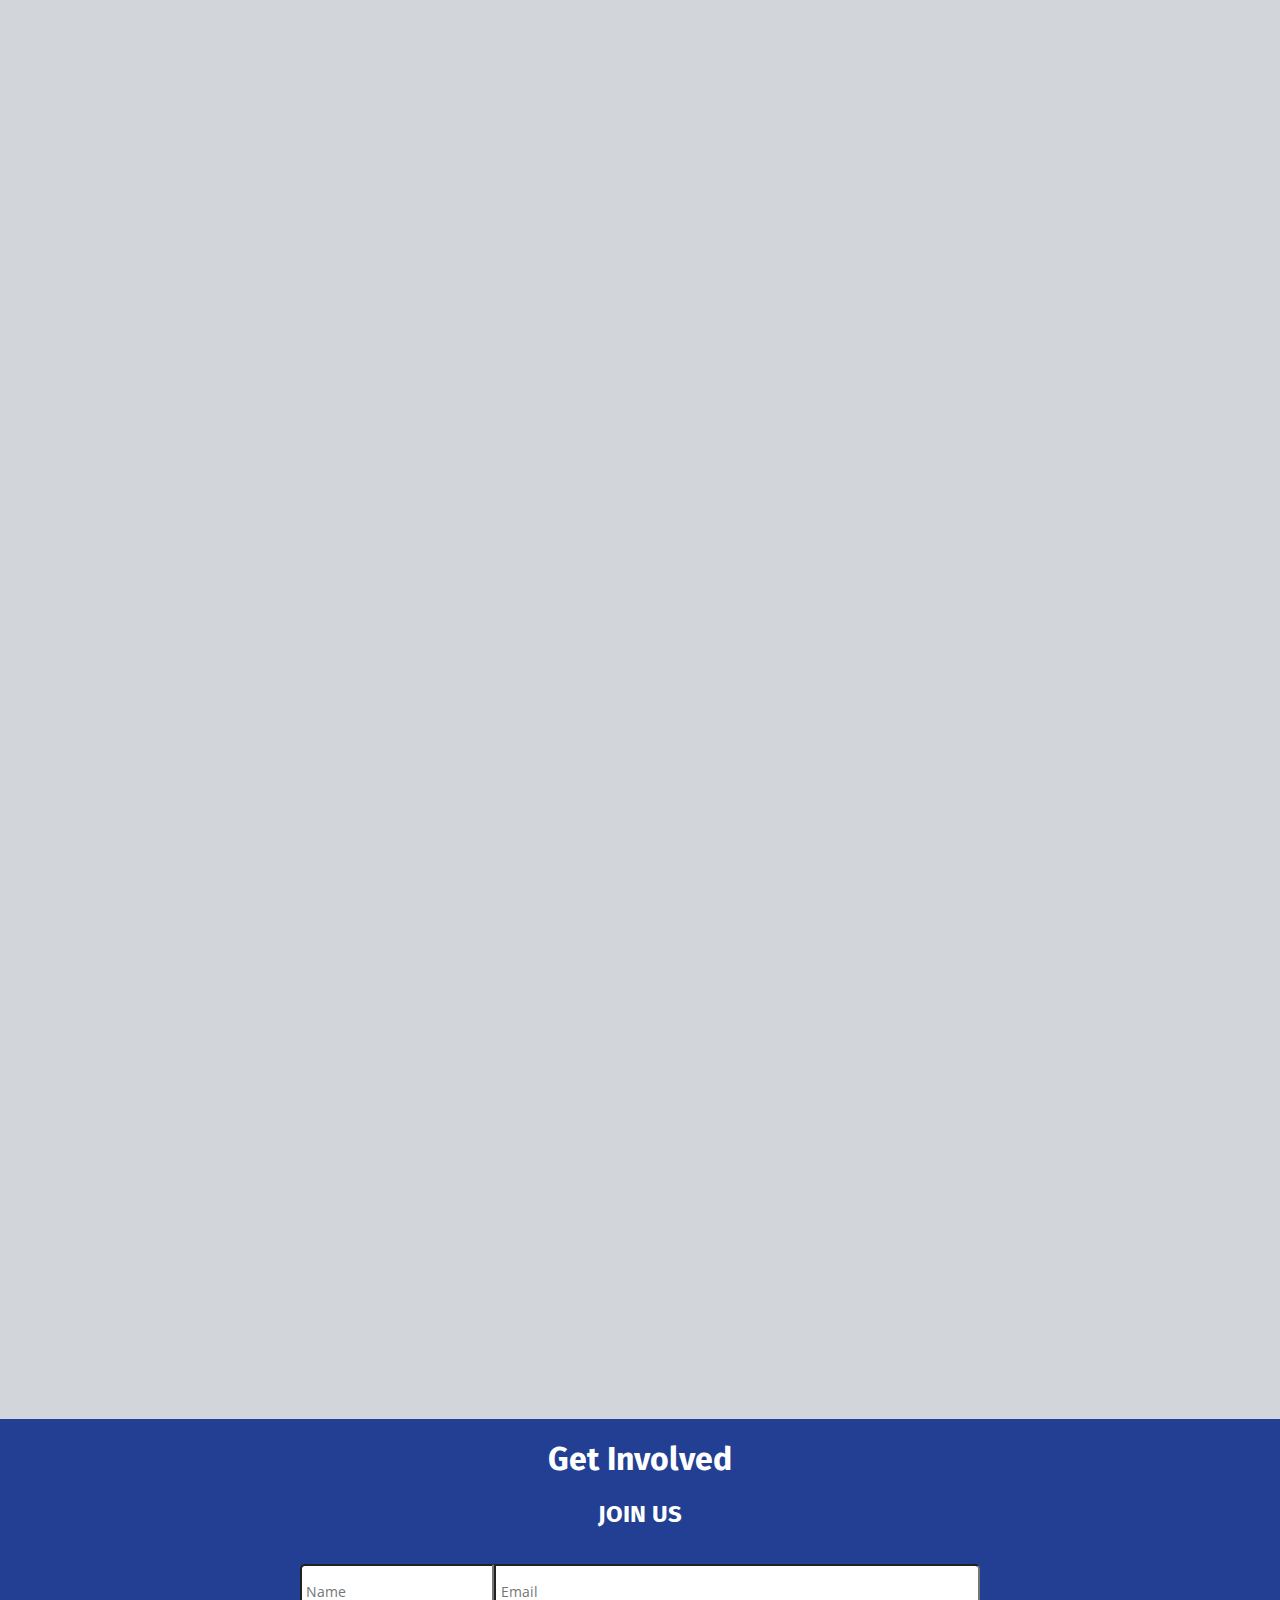
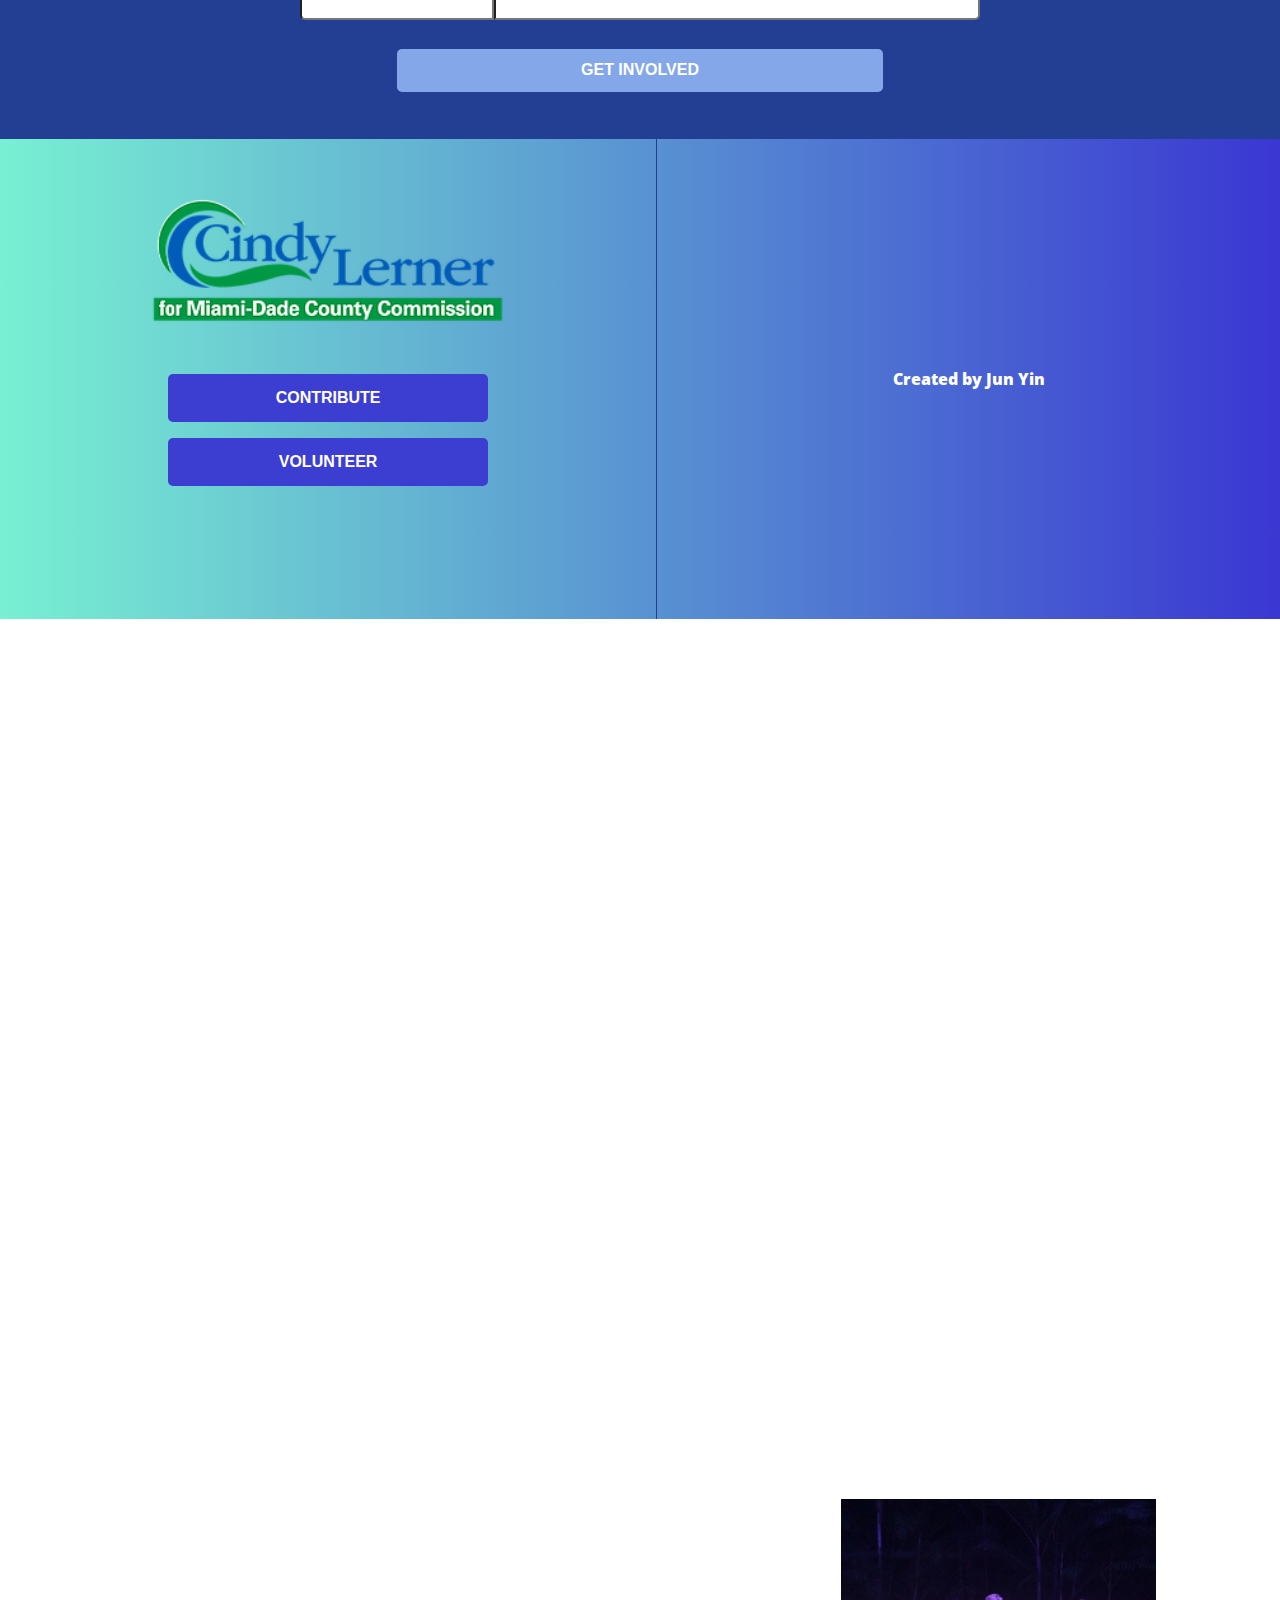
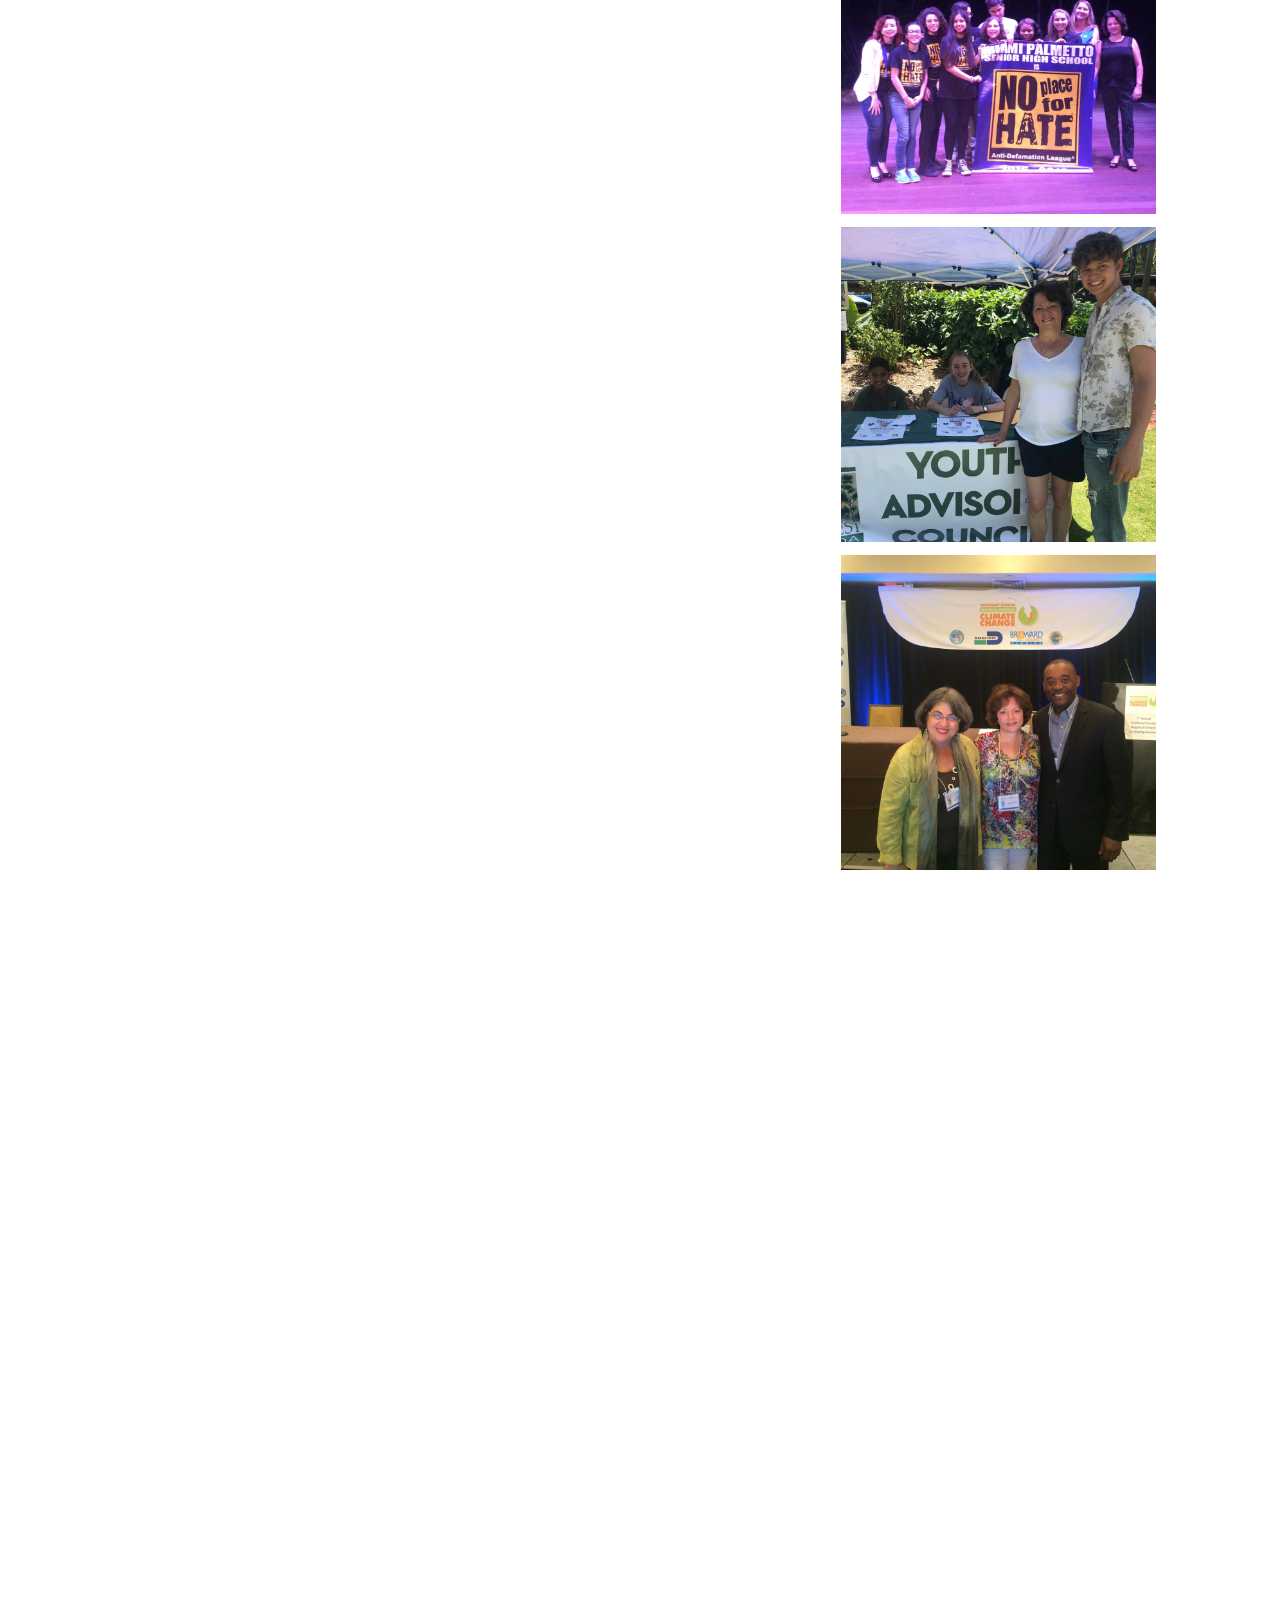
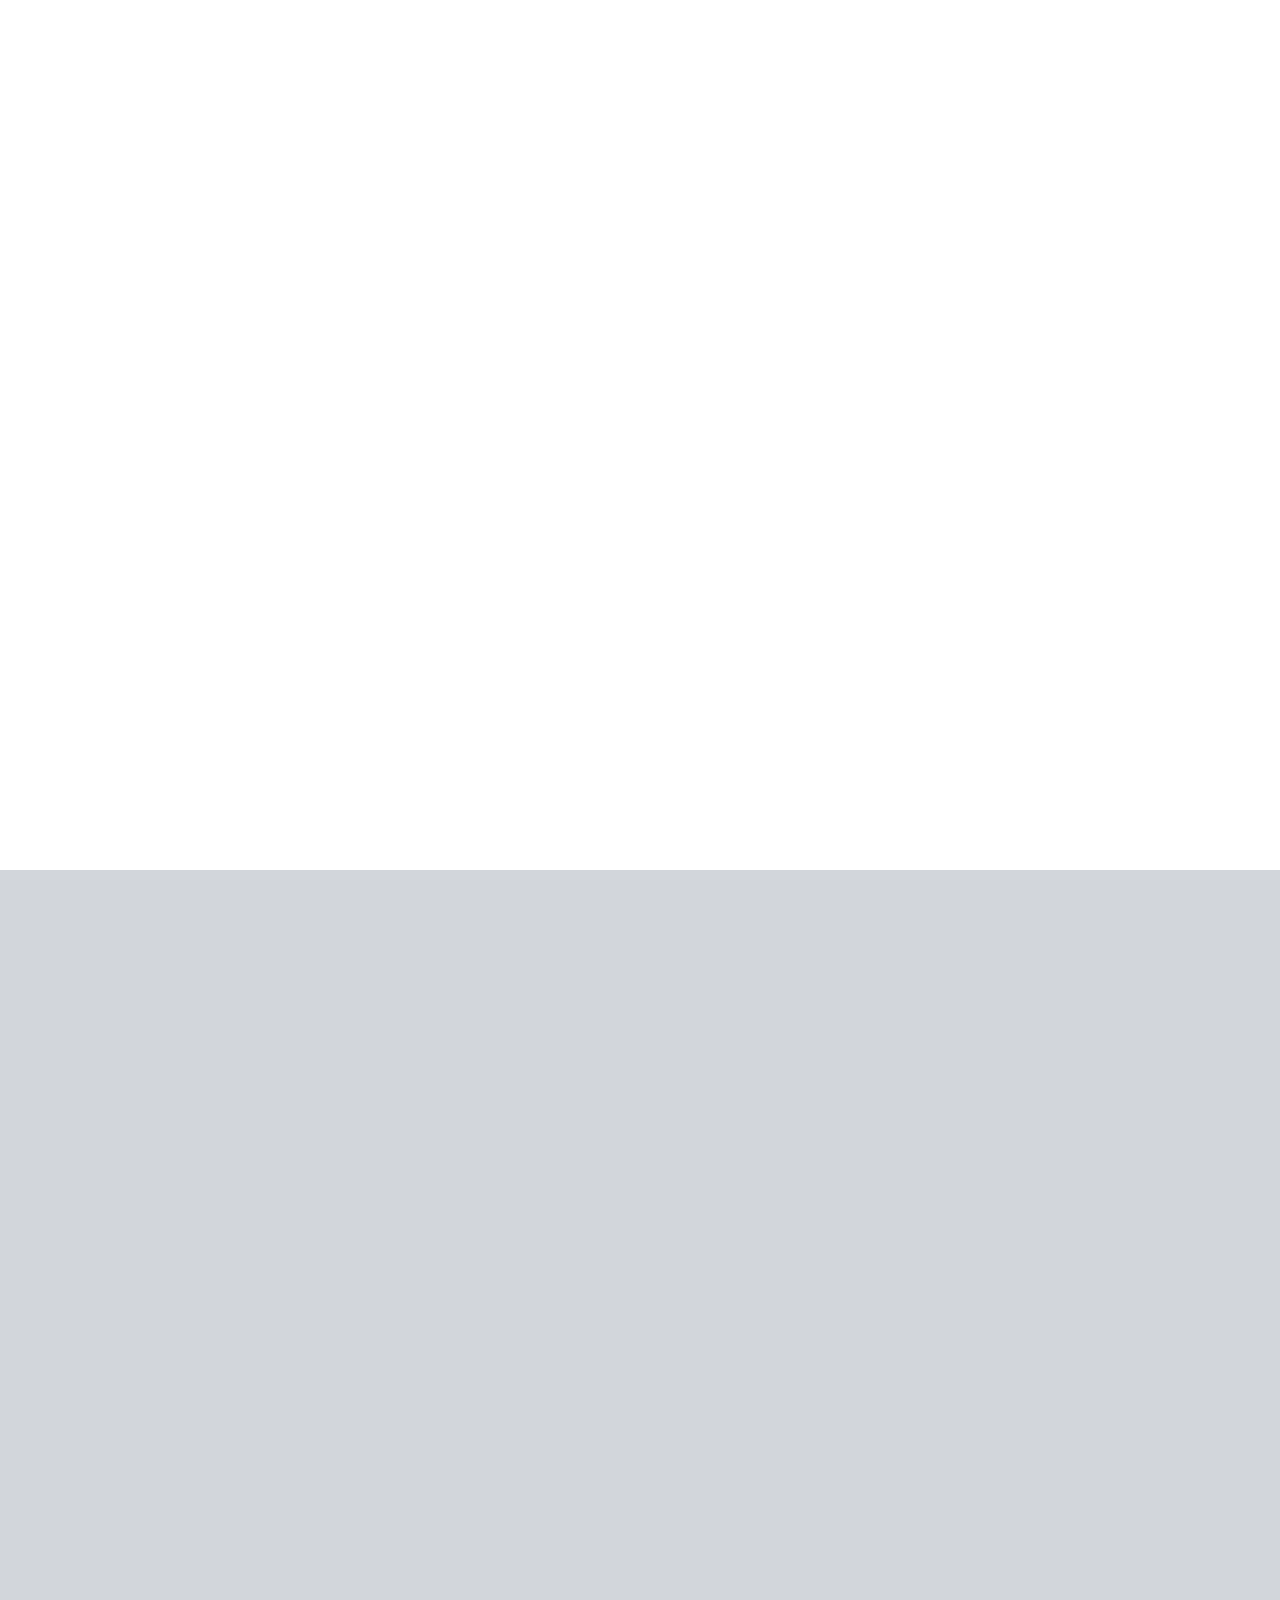
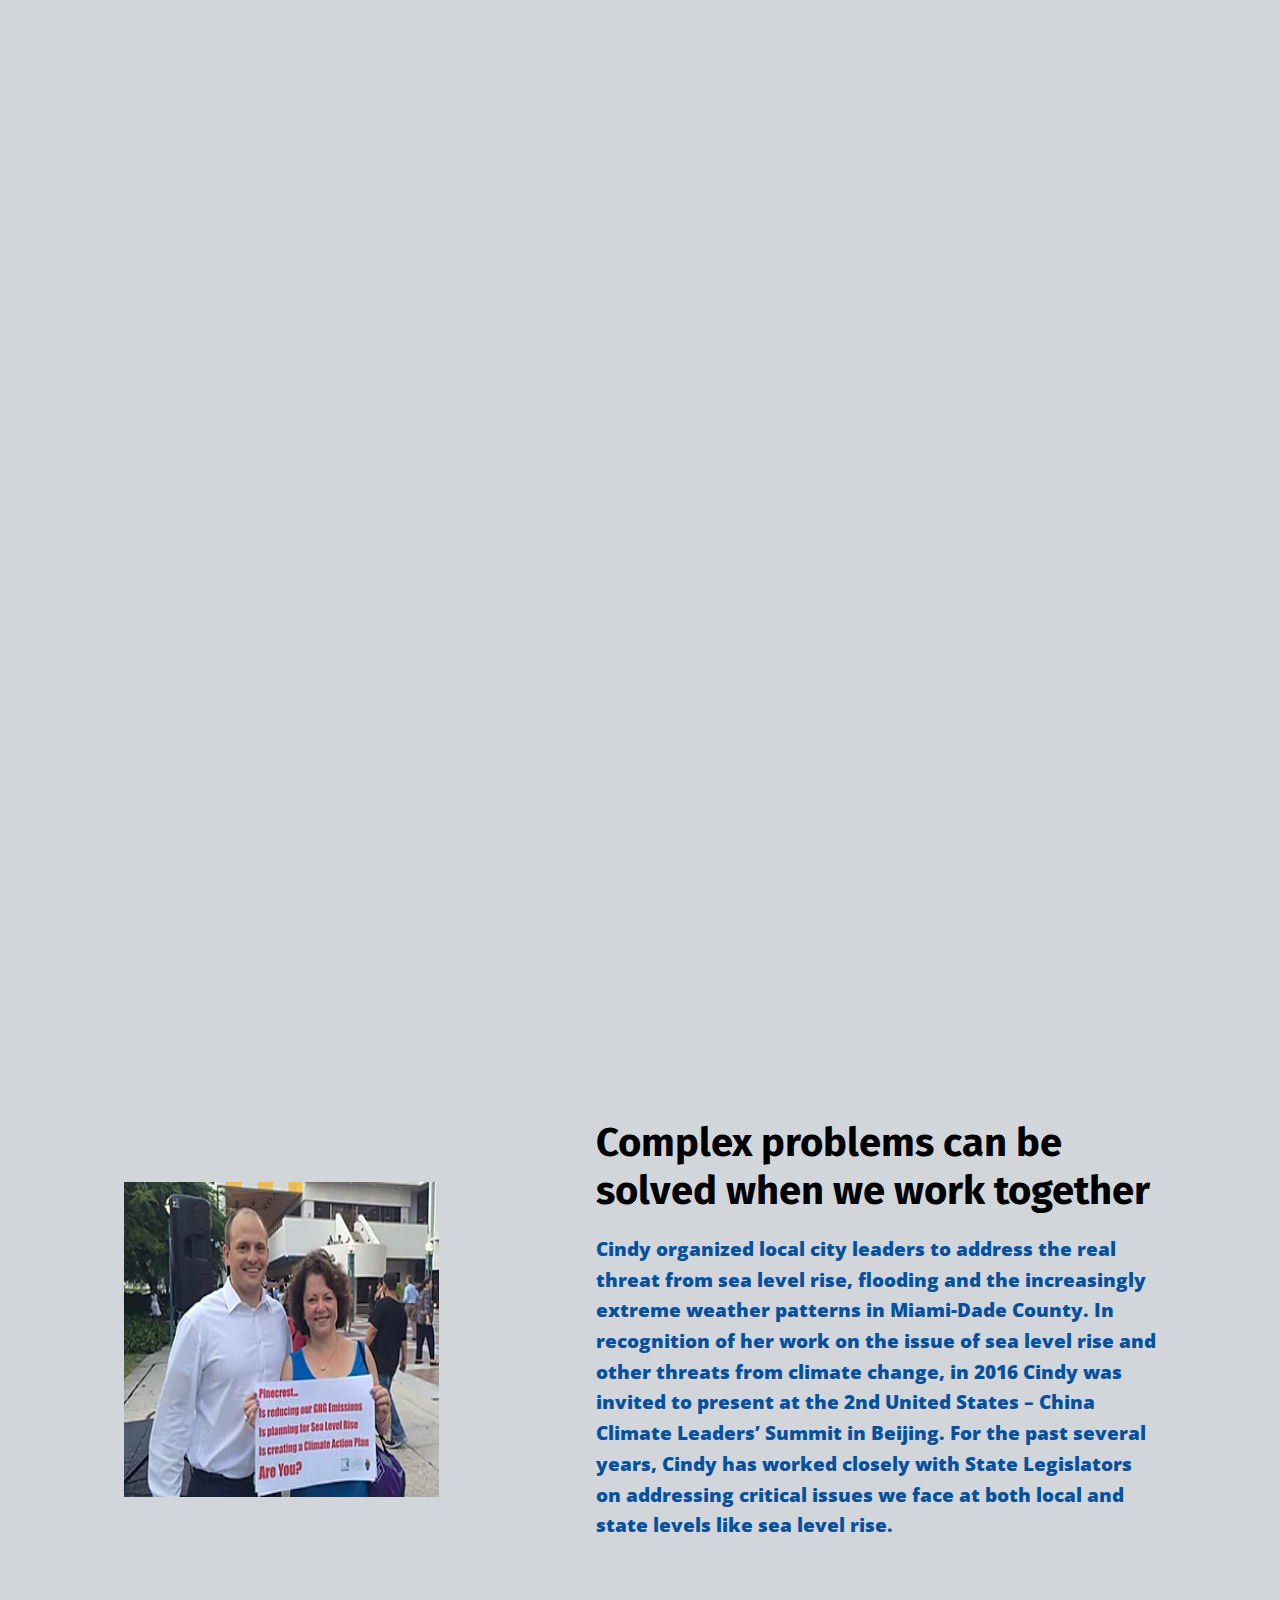
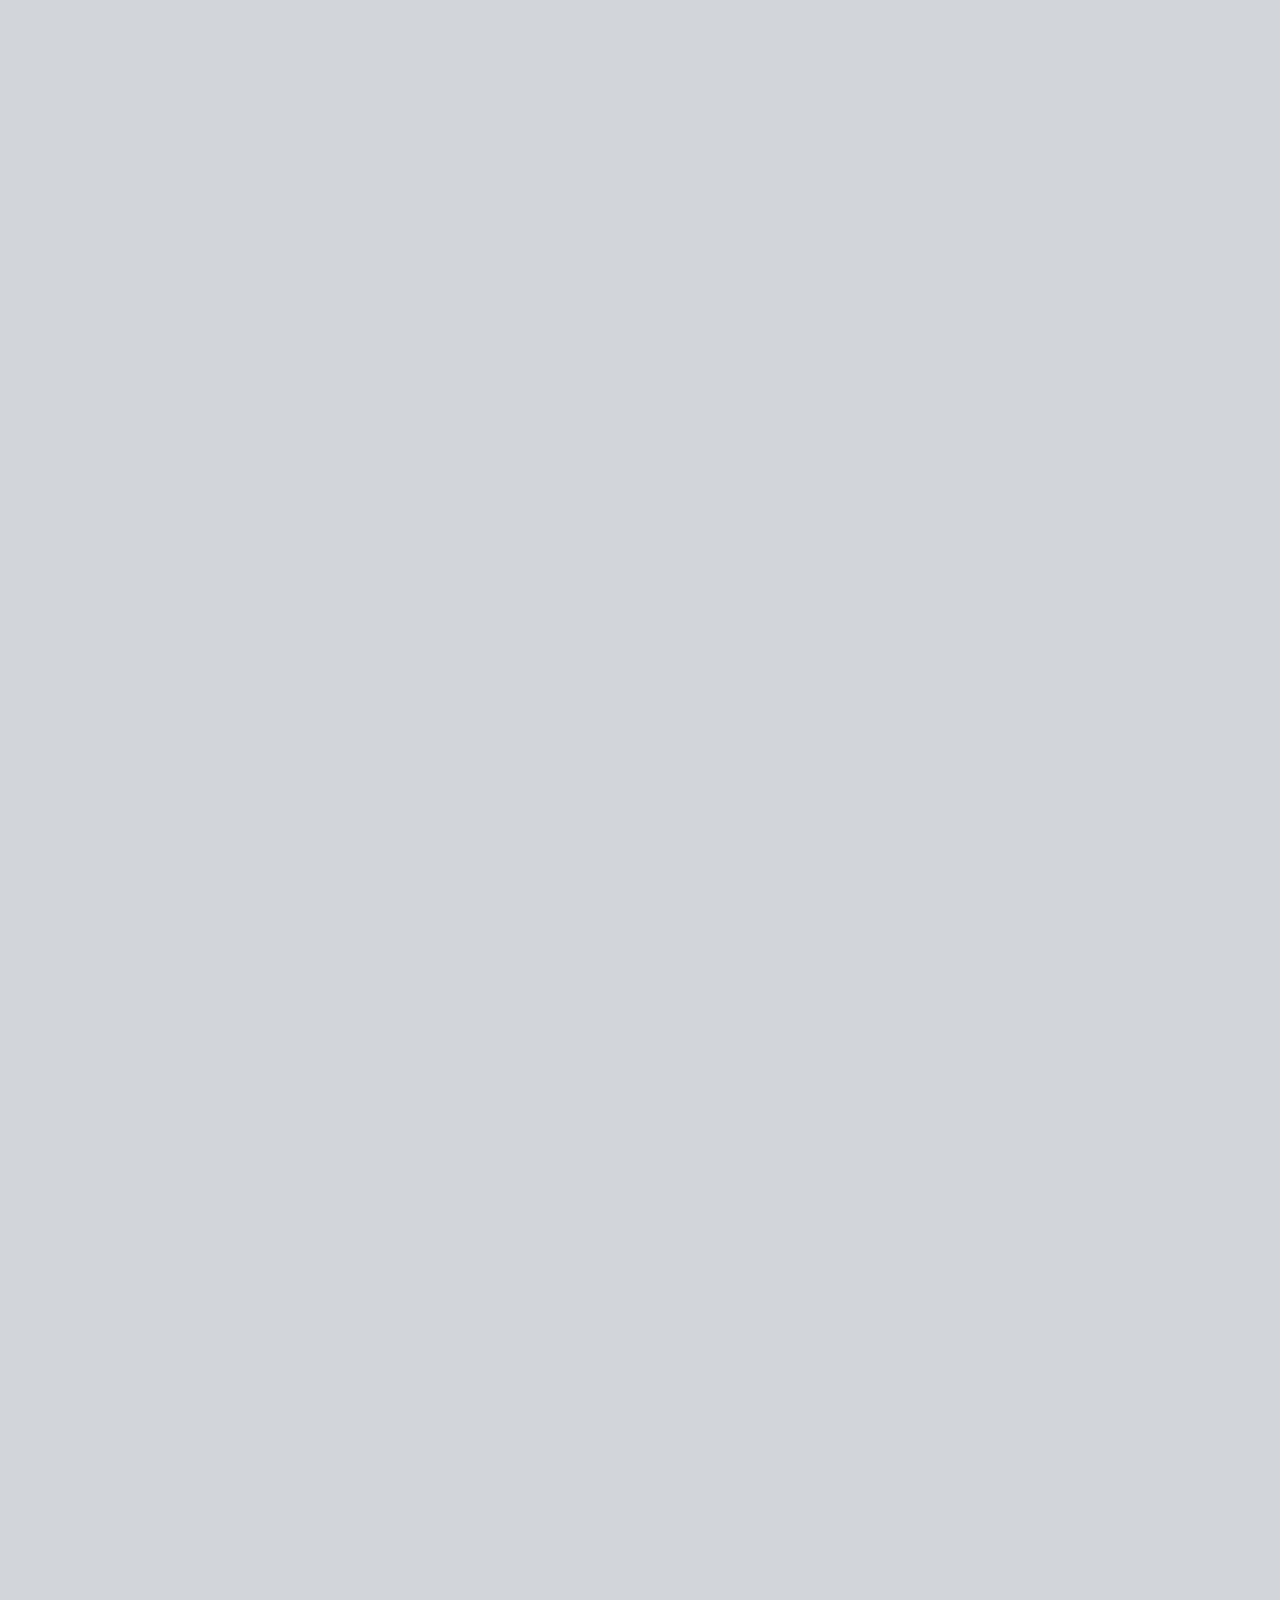
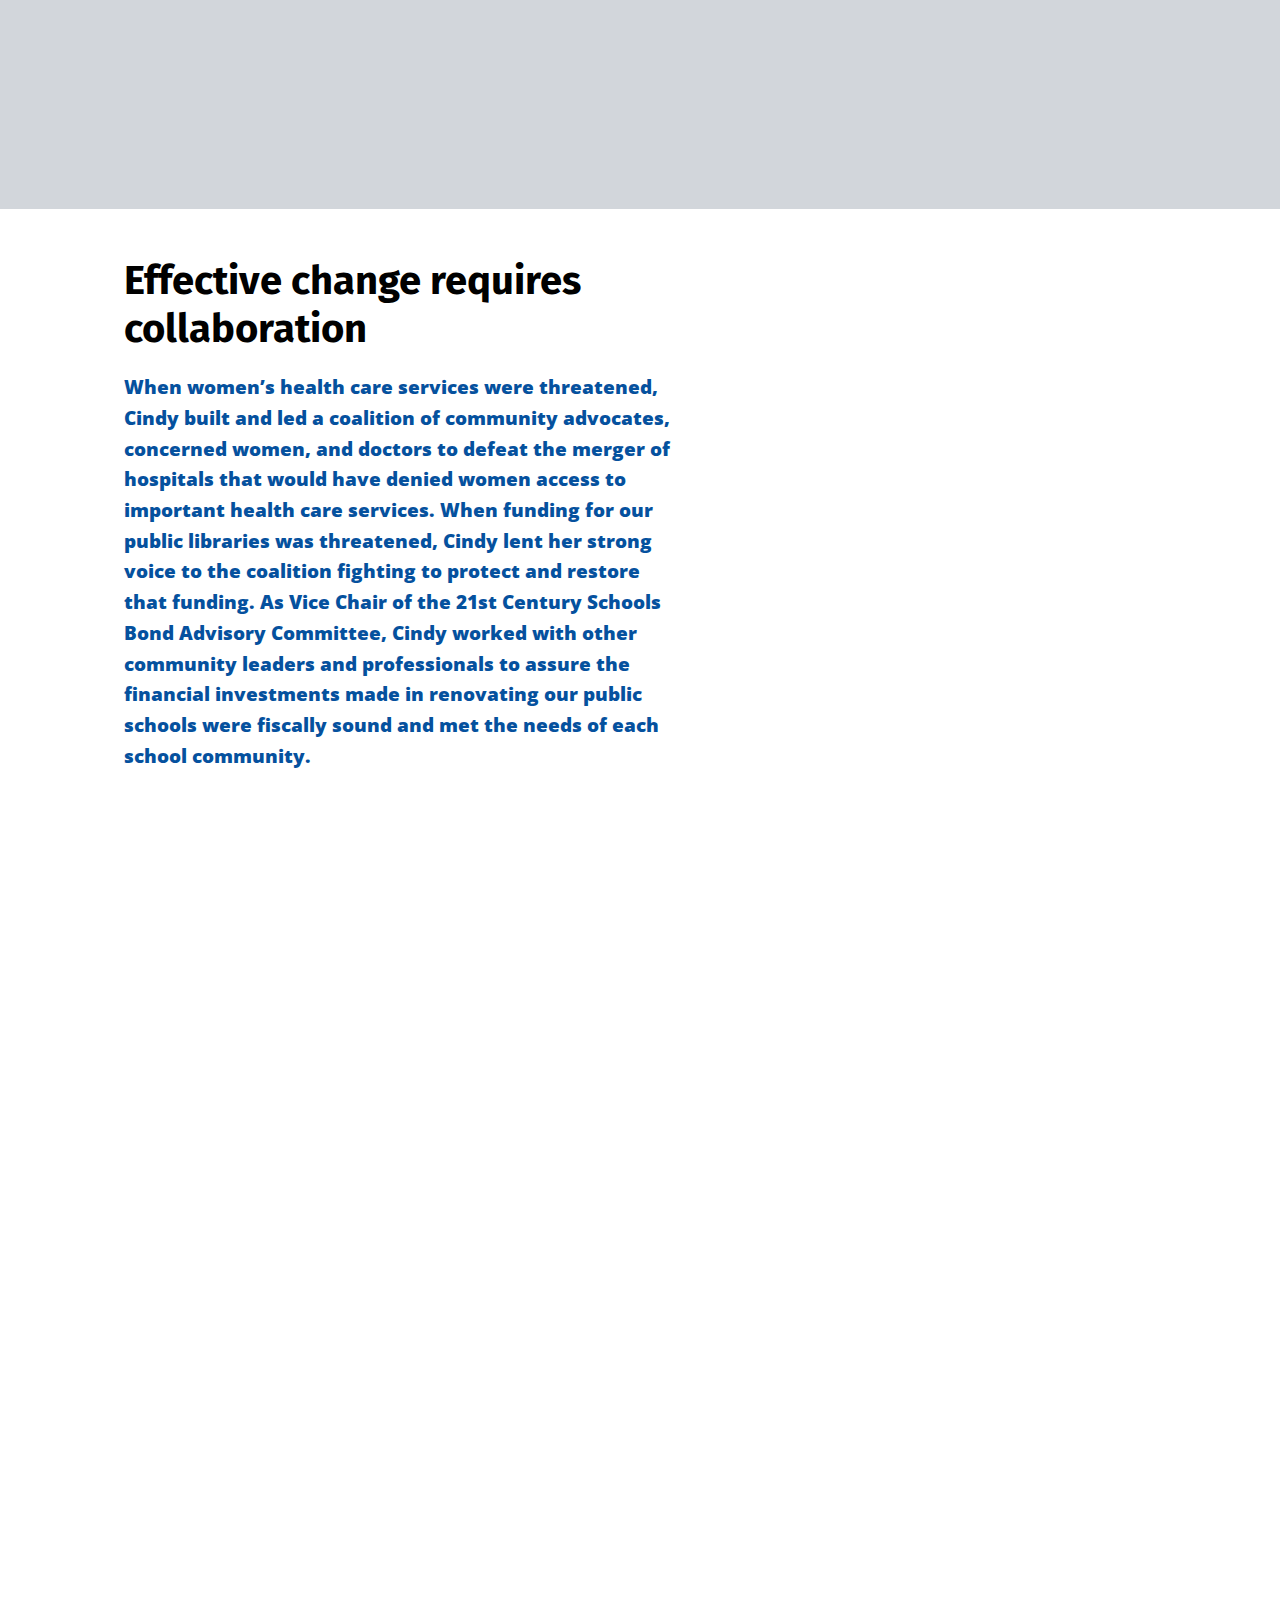
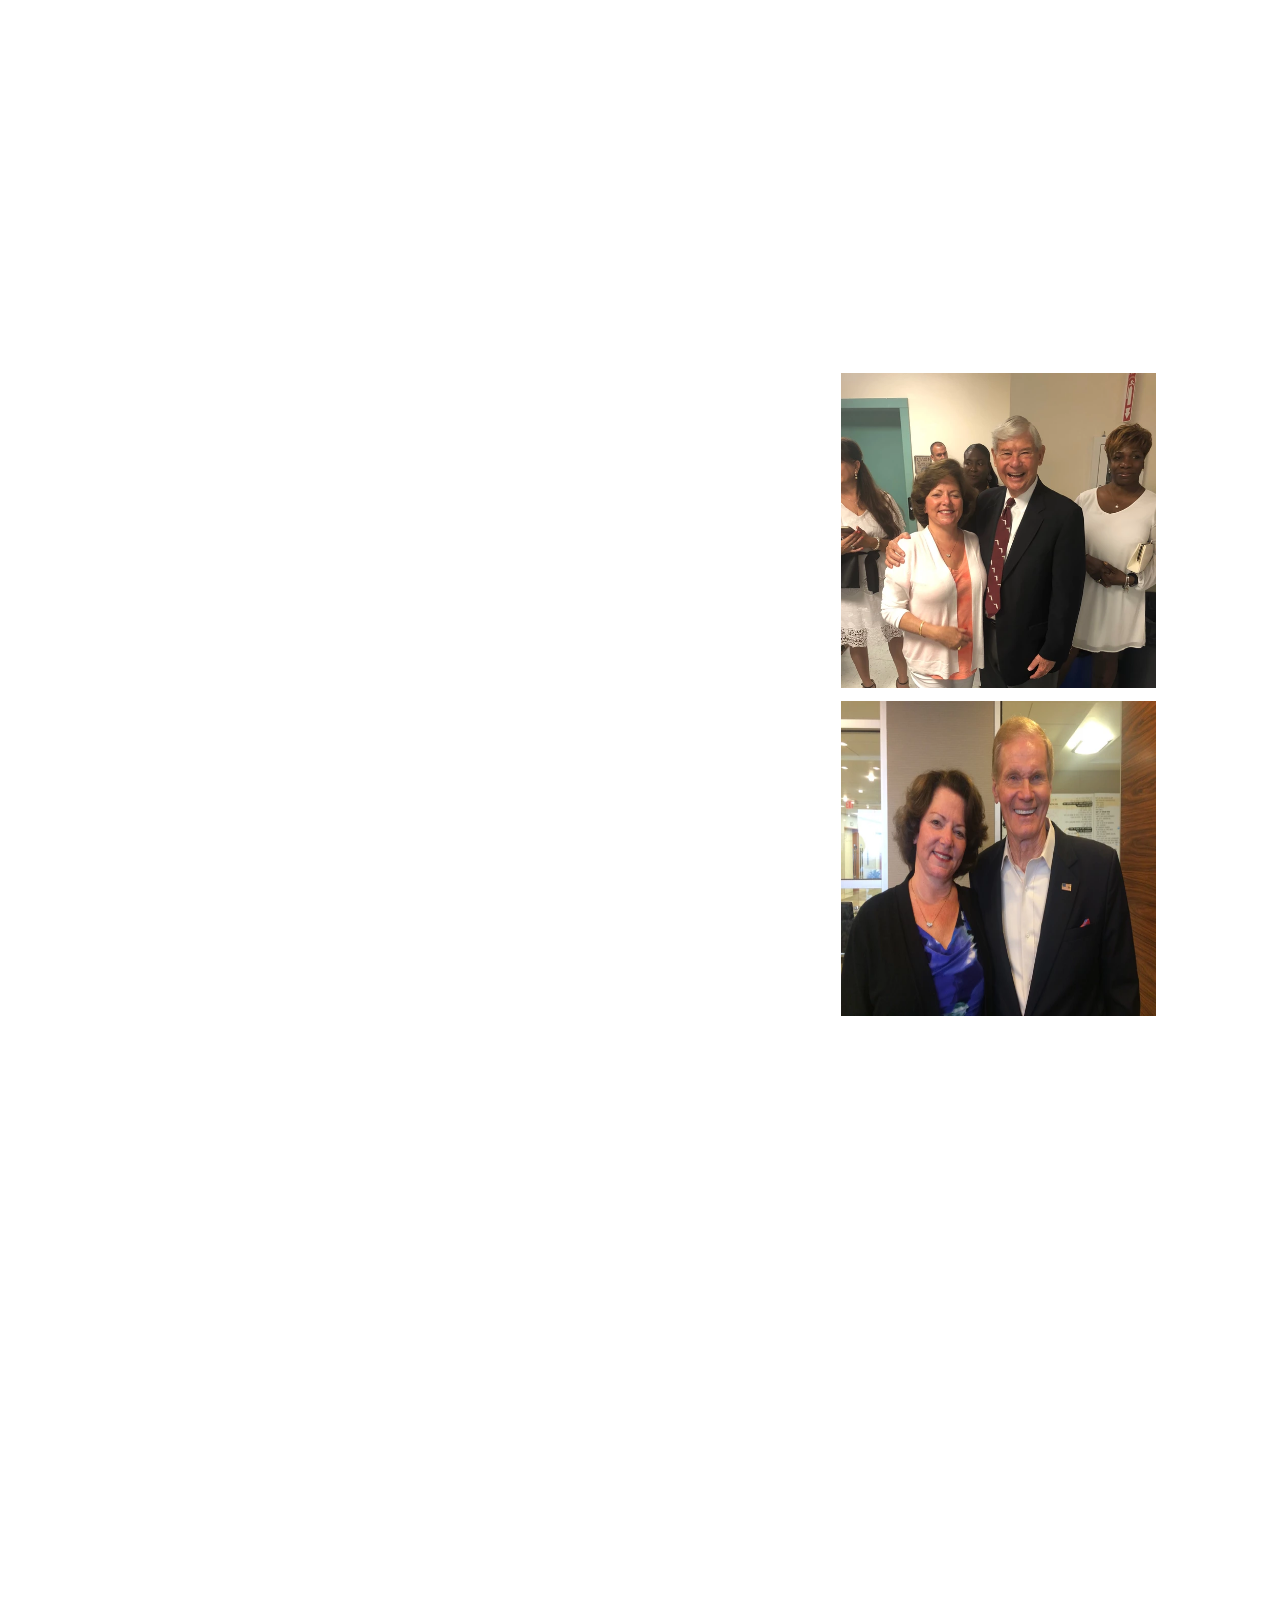
<file: meet.html>
<html lang="en">
<head>
  <meta charset="UTF-8">
  <meta name="viewport" content="width=device-width, initial-scale=1.0">
  <link rel="stylesheet" href="index.css">
  <link rel="stylesheet" href="meet.css">
  <script type='text/javascript' src='store.js'></script>
  <link rel="stylesheet" href="./fontawesome-free-5.11.2-web/css/all.css">
  <link rel="stylesheet" href="./fontawesome-free-5.11.2-web/css/all.min.css">
  <link href="https://fonts.googleapis.com/css?family=Fira+Sans|Open+Sans&display=swap" rel="stylesheet">
  <title>Document</title>
</head>
<body>
  <header class="header-container">
    <a class="logo" href="index.html"></a>
    <div type="button" class="nav-bar" >☰</div>
    <nav class="header-nav">
      <ul class="nav-list">
        <li><a class="nav-color" href="index.html">HOME</a></li>
        <li><a class="nav-color" href="meet.html">MEET CINDY</a></li>
        <li><a class="nav-color" href="priority.html">PRIORITIES</a></li>
        <li><a class="nav-color" href="volunteer.html">VOLUNTEER</a></li>
      </ul>
    </nav>
    <div class="nav-donate-button">
      <p><a href="https://www.paypal.com" target="_blank">DONATE</a></p>
    </div>
  </header>
  <div class="modal" style="display: none" value="1">
    <p class="exit-menu">x</p>
    <ul class=menu-options>
      <li><a href="index.html">HOME</a></li>
      <li><a href="meet.html">MEET CINDY</a></li>
      <li><a href="priority.html">PRIORITIES</a></li>
      <li><a href="volunteer.html">VOLUNTEER</a></li>
    </ul>
    <button type="submit"><a href="https://www.paypal.com" target="_blank">DONATE</a></button>
    <ul class="icon-menu-container">
      <li class="social-icon"><a href="https://www.instagram.com/cindyfordistrict7/" target="_blank"><i class="fab fa-instagram"></i></a></li>
      <li class="social-icon"><a href="https://www.facebook.com/CindyforDistrict7/" target="_blank"><i class="fab fa-facebook-square"></i></a></li>
      <li class="social-icon"><a href="https://twitter.com/CindyforDst7" target="_blank"><i class="fab fa-twitter"></i></a></li>
    </ul>
  </div>

  <main class="meetme-main-container">
    <section class="portrait-container">

      <div class="sign-up-media-query">
        <h1>Get Involved</h1>
        <h2>JOIN US</h2>
        <form class="media-query-form">
          <div class="media-query-input-container">
            <input class="sign-up-media-input" type="text" placeholder="Name"/>
            <input class="sign-up-media-input" type="text" placeholder="Email"/>
          </div>
          <button class="sign-up-media-submit-button" type="submit">GET INVOLVED</button>
        </form>
      </div>
      <div class="portrait"></div>
      <div class="icon-media-query" style="display: none;">
        <ul class="icon-container">
          <li class="social-icon"><i class="fab fa-instagram"></i></li>
          <li class="social-icon"><i class="fab fa-facebook-square"></i></li>
          <li class="social-icon"><i class="fab fa-twitter"></i></li>
        </ul>
      </div>
    </section>
    <section class="aboutme-container">

      <div class="aboutme-box-container">
        <div class="box-container">
          <div class="aboutme-description">
            <h1>Standing up to Special Interests takes courage</h1>
            <p>As a practicing Attorney for the Guardian ad Litem program, Cindy fought for critical educational and mental health services for the abused children she represented. She was horrified by the failures of the juvenile court system and motivated to make a difference at the legislative level. She ran for office and was elected to serve in the Florida legislature. While serving, Cindy’s advocacy moved beyond child advocacy and extended into environmental issues where she took on powerful special interests and entrenched Florida state government officials that threatened our drinking water. She defeated their efforts to allow untreated stormwater to be injected into our aquifer. She also fought against the powerful citrus lobby to protect our local fruit trees from elimination. Her bold leadership and courage made an impact for our community.</p>
          </div>
          <div class="box-pic-container">
            <img class="box-pic" src="pictures/Image-11_edited_edited.jpeg">
            <img class="box-pic" src="pictures/Image-5_edited.jpeg">
            <img class="box-pic" src="pictures/Image-6_edited.jpeg">
          </div>
        </div>
      </div>

      <div class="aboutme-box-container">
        <div class="box-container">
          <div class="aboutme-description">
            <h1>Mayor of Pinecrest</h1>
            <p>Mayor Lerner created a Climate Action Plan to address the threats from sea level rise, flooding, and extreme weather. She also transformed Pinecrest Gardens into a beautiful botanical garden and a popular cultural arts facility for the entire county which attracts significant cultural arts grants. As Mayor, Cindy created 2 programs to support generations from youth to seniors. The Youth Advisory Council is designed to provide leadership and civic engagement opportunities for selected local high school students. One of the first graduates of the program was recently honored with the Miami-Dade Rookie Teacher of The Year Award. The Pinecrest Pioneers celebrate local seniors over age 80 with a twice yearly luncheon.
            She also created the Education Advisory Council which is designed to facilitate communication between the Village of Pinecrest and the 5 public schools within Pinecrest. Programs like the Anti-Defamation League’s “No Place For Hate” were identified and implemented in all Pinecrest schools.</p>
          </div>
          <div class="box-pic-container">
            <img class="box-pic" src="pictures/meet1.jpeg">
            <img class="box-pic"src="pictures/meet2.jpeg">
            <img class="box-pic" src="pictures/meet3.jpeg">
          </div>
        </div>
      </div>

      <div class="aboutme-box-container">
        <div class="box-container">
          <div class="box-pic-container">
            <img class="box-pic" src="pictures/Photo Oct 14, 6 26 41 PM.jpeg">
          </div>
          <div class="aboutme-description">
            <h1 >Complex problems can be solved when we work together</h1>
            <p>Cindy organized local city leaders to address the real threat from sea level rise, flooding and the increasingly extreme weather patterns in Miami-Dade County. In recognition of her work on the issue of sea level rise and other threats from climate change, in 2016 Cindy was invited to present at the 2nd United States – China Climate Leaders’ Summit in Beijing. For the past several years, Cindy has worked closely with State Legislators on addressing critical issues we face at both local and state levels like sea level rise. </p>
          </div>
        </div>
      </div>

      <div class="aboutme-box-container">
        <div class="box-container">
          <div class="aboutme-description">
            <h1>Effective change requires collaboration</h1>
            <p>When women’s health care services were threatened, Cindy built and led a coalition of community advocates, concerned women, and doctors to defeat the merger of hospitals that would have denied women access to important health care services. When funding for our public libraries was threatened, Cindy lent her strong voice to the coalition fighting to protect and restore that funding. As Vice Chair of the 21st Century Schools Bond Advisory Committee, Cindy worked with other community leaders and professionals to assure the financial investments made in renovating our public schools were fiscally sound and met the needs of each school community.</p>
          </div>
          <div class="box-pic-container">
            <img class="box-pic" src="pictures/5a3786_cad10ec44a1842d0ae9f40be66efbf57_mv2_d_2250_2250_s_2.jpeg">
            <img class="box-pic" src="pictures/5a3786_6f5d23cf48854881af9b82bdf2a46633_mv2_d_3264_2448_s_4_2.jpeg">
          </div>
        </div>
      </div>

      <div class="aboutme-box-container">
        <div class="box-container">
          <div class="box-pic-container">
            <img class="box-pic" src="pictures/5a3786_f260a6bc720f4c3da5b8e9e7dee296f0_mv2.jpeg">
          </div>
          <div class="aboutme-description">
            <h1 >Our children deserve our protection</h1>
            <p>Cindy & Dr. Irv Lerner, DVM have been life-long residents of Miami-Dade County. Cindy graduated from Palmetto Senior High and Irv graduated from Coral Gables Senior High. They own a veterinary clinic in Kendall. Cindy & Irv have three adult children and three grandchildren. While raising their children, Cindy worked as lead attorney for the Florida Guardian Ad Litem program representing the best interests of thousands of abused and neglected children. For sixteen years, Cindy trained and supervised hundreds of volunteer attorneys helping our most vulnerable children—those in the foster care system. She now serves on the Board of Pace Center for Girls helping at-risk high school girls overcome their challenges and change their lives. </p>
          </div>
        </div>
      </div>

    </section>
  </main>




  <footer class="footer-container">
    <section class="footer-sign-up">
      <h1>Get Involved</h1>
      <h2>JOIN US</h2>
        <form id="sign-up-form">
          <div class="input-box">
            <input type="text" placeholder="Name" class="name"/>
            <input type="text" placeholder="Email" class="email"/>
          </div>
          <button class="form-submit-button" type="submit">GET INVOLVED</button>
        </form>
    </section>
    <div class="footer-media-query">
      <section class="volunteer-contribute-footer">
        <div class="footer-icon-container">
          <img class="footer-logo" src="pictures/logo.jpeg">
        </div>
        <button class="footer-volunteer-button"><a href="https://www.paypal.com" target="_blank">CONTRIBUTE</a></button>
        <button class="footer-contribute-button"><a href="volunteer.html">VOLUNTEER</a></button>
      </section>
      <section class="designed-by">
        <p>Created by Jun Yin</p>
        <div></div>
      </section>
    </div>
  </footer>

  <script src="https://code.jquery.com/jquery-3.4.1.slim.min.js"></script>
  <script src="script.js"></script>
</body>
</html>
</file>
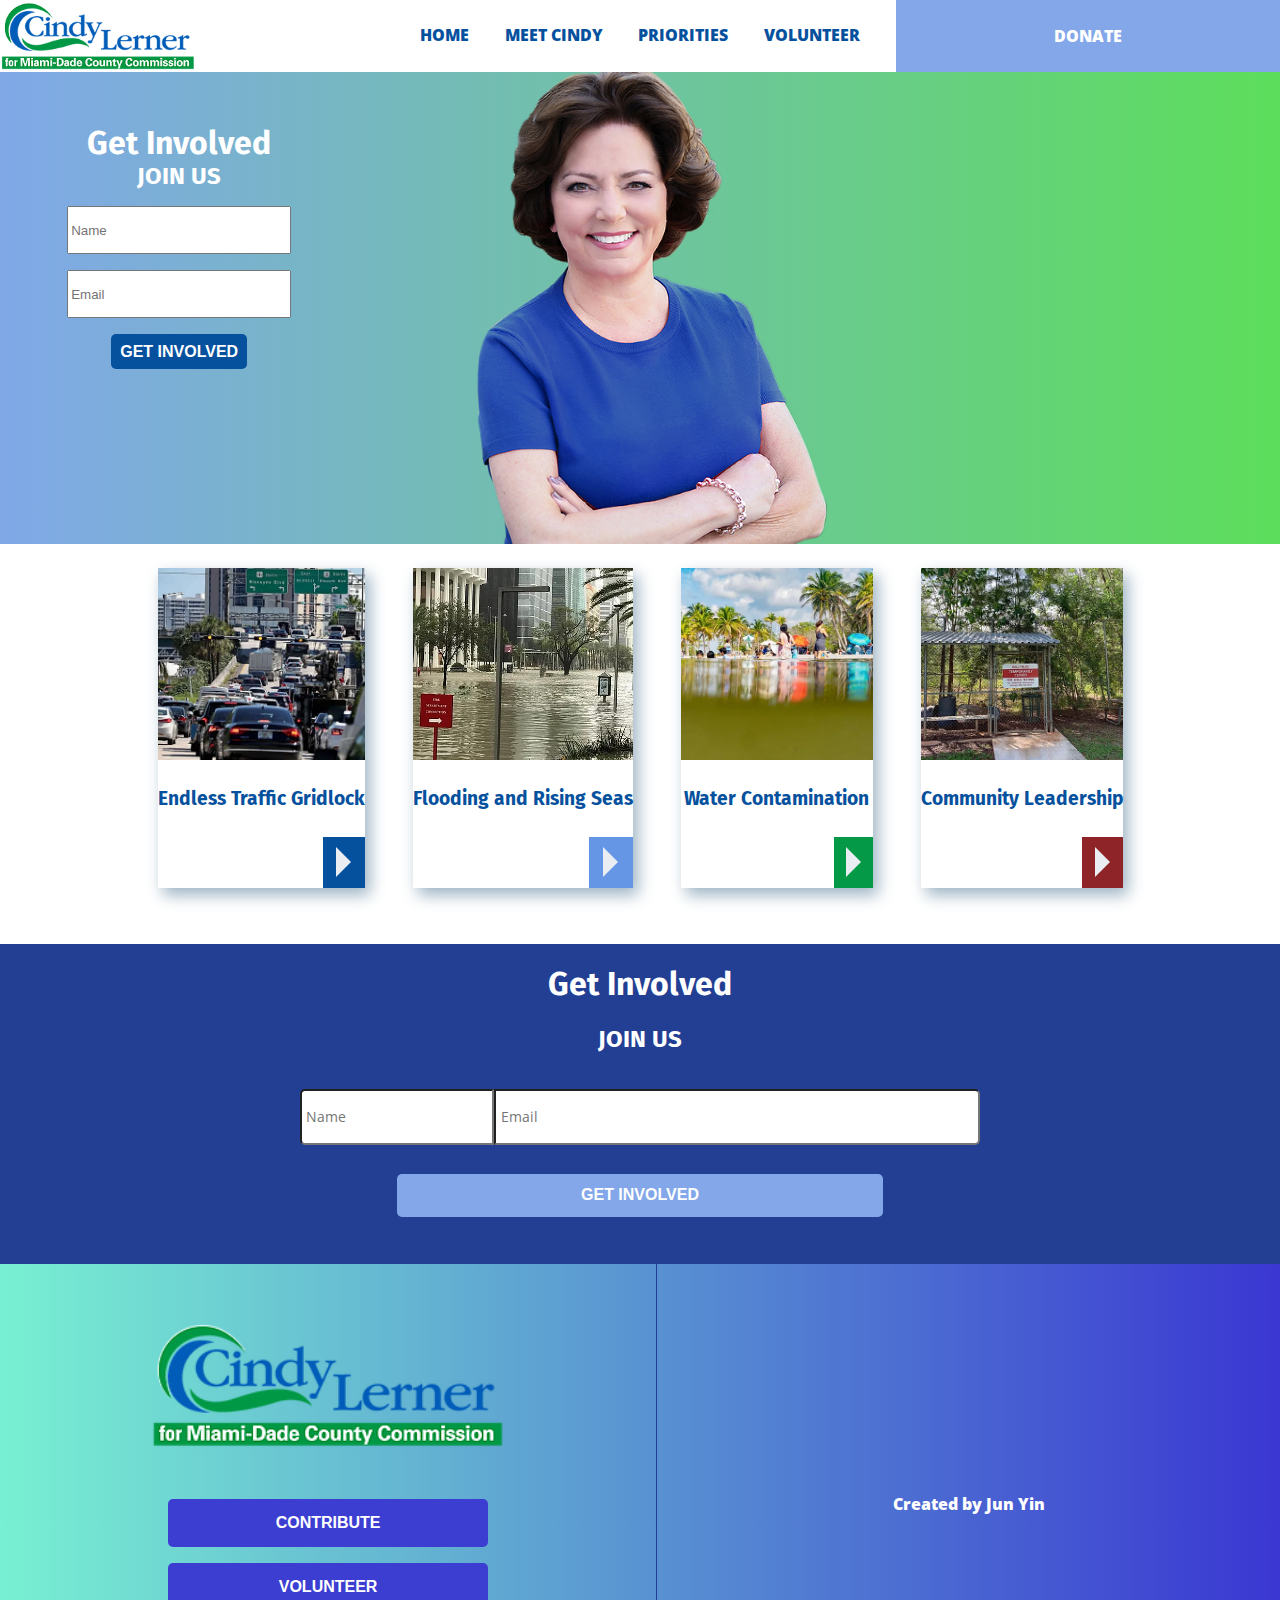
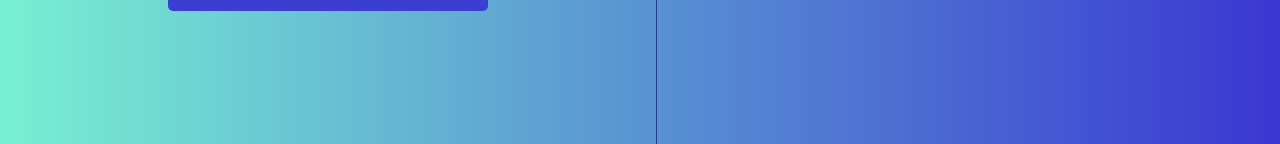
<file: priority.html>
<html lang="en">
<head>
  <meta charset="UTF-8">
  <meta name="viewport" content="width=device-width, initial-scale=1.0">
  <link rel="stylesheet" href="index.css">
  <link rel="stylesheet" href="priority.css">
  <script type='text/javascript' src='store.js'></script>
  <link rel="stylesheet" href="./fontawesome-free-5.11.2-web/css/all.css">
  <link rel="stylesheet" href="./fontawesome-free-5.11.2-web/css/all.min.css">
  <link href="https://fonts.googleapis.com/css?family=Fira+Sans|Open+Sans&display=swap" rel="stylesheet">
  <title>Document</title>
</head>
<body>
  <header class="header-container">
    <a class="logo" href="index.html"></a>
    <div type="button" class="nav-bar" >☰</div>
    <nav class="header-nav">
      <ul class="nav-list">
        <li><a class="nav-color" href="index.html">HOME</a></li>
        <li><a class="nav-color" href="meet.html">MEET CINDY</a></li>
        <li><a class="nav-color" href="priority.html">PRIORITIES</a></li>
        <li><a class="nav-color" href="volunteer.html">VOLUNTEER</a></li>
      </ul>
    </nav>
    <div class="nav-donate-button">
      <p><a href="https://www.paypal.com" target="_blank">DONATE</a></p>
    </div>
  </header>
  <div class="modal" style="display: none" value="1">
    <p class="exit-menu">x</p>
    <ul class=menu-options>
      <li><a href="index.html">HOME</a></li>
      <li><a href="meet.html">MEET CINDY</a></li>
      <li><a href="priority.html">PRIORITIES</a></li>
      <li><a href="volunteer.html">VOLUNTEER</a></li>
    </ul>
    <button type="submit"><a href="https://www.paypal.com" target="_blank">DONATE</a></button>
    <ul class="icon-menu-container">
      <li class="social-icon"><a href="https://www.instagram.com/cindyfordistrict7/" target="_blank"><i class="fab fa-instagram"></i></a></li>
      <li class="social-icon"><a href="https://www.facebook.com/CindyforDistrict7/" target="_blank"><i class="fab fa-facebook-square"></i></a></li>
      <li class="social-icon"><a href="https://twitter.com/CindyforDst7" target="_blank"><i class="fab fa-twitter"></i></a></li>
    </ul>
  </div>


  <main class="priority-m-container">
    <section class="portrait-container">

      <div class="sign-up-media-query">
        <h1>Get Involved</h1>
        <h2>JOIN US</h2>
        <form class="media-query-form">
          <div class="media-query-input-container">
            <input class="sign-up-media-input" type="text" placeholder="Name"/>
            <input class="sign-up-media-input" type="text" placeholder="Email"/>
          </div>
          <button class="sign-up-media-submit-button" type="submit">GET INVOLVED</button>
        </form>
      </div>
      <div class="portrait"></div>

      <div class="icon-media-query" style="display: none;">
        <ul class="icon-container">
          <li class="social-icon"><i class="fab fa-instagram"></i></li>
          <li class="social-icon"><i class="fab fa-facebook-square"></i></li>
          <li class="social-icon"><i class="fab fa-twitter"></i></li>
        </ul>
      </div>
    </section>
    <section class="priority-main-container"></section>
  </main>



  <footer class="footer-container">
    <section class="footer-sign-up">
      <h1>Get Involved</h1>
      <h2>JOIN US</h2>
        <form id="sign-up-form">
          <div class="input-box">
            <input type="text" placeholder="Name" class="name"/>
            <input type="text" placeholder="Email" class="email"/>
          </div>
          <button class="form-submit-button" type="submit">GET INVOLVED</button>
        </form>
    </section>
    <div class="footer-media-query">
      <section class="volunteer-contribute-footer">
        <div class="footer-icon-container">
          <img class="footer-logo" src="pictures/logo.jpeg">
        </div>
        <button class="footer-volunteer-button">CONTRIBUTE</button>
        <button class="footer-contribute-button">VOLUNTEER</button>
      </section>
      <section class="designed-by">
        <p>Created by Jun Yin</p>
        <div></div>
      </section>
    </div>
  </footer>

  <script src="https://code.jquery.com/jquery-3.4.1.slim.min.js"></script>
  <script src="script.js"></script>
</body>
</html>
</file>
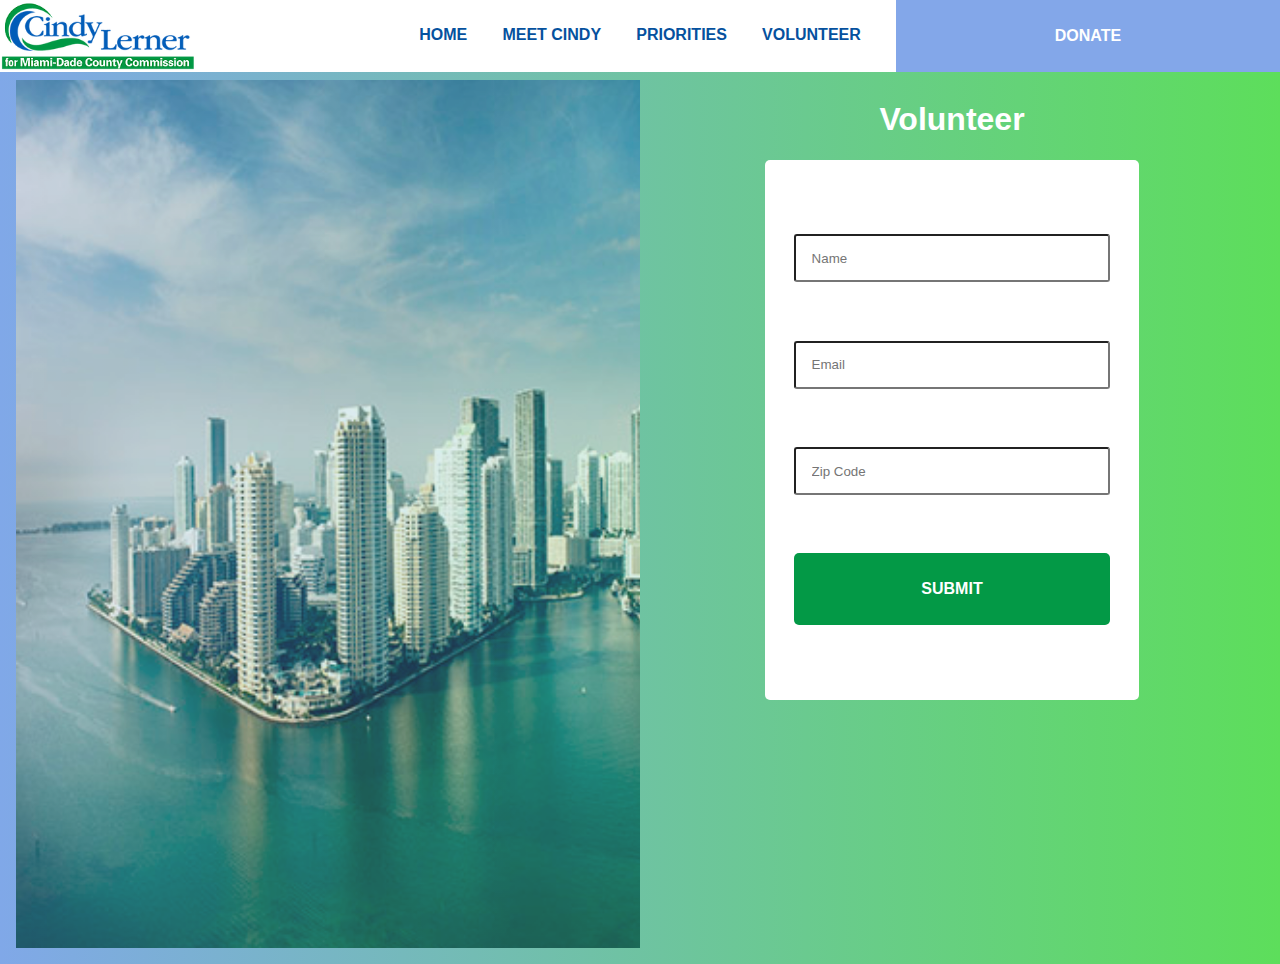
<file: volunteer.html>
<html lang="en">
<head>
  <meta charset="UTF-8">
  <meta name="viewport" content="width=device-width, initial-scale=1.0">

  <link rel="stylesheet" href="volunteer.css">
  <link rel="stylesheet" href="index.css">

  <title>Document</title>
</head>
<body>
  <header class="header-container">
    <a class="logo" href="index.html"></a>
    <div type="button" class="nav-bar" >☰</div>
    <nav class="header-nav">
      <ul class="nav-list">
        <li><a class="nav-color" href="index.html">HOME</a></li>
        <li><a class="nav-color" href="meet.html">MEET CINDY</a></li>
        <li><a class="nav-color" href="priority.html">PRIORITIES</a></li>
        <li><a class="nav-color" href="volunteer.html">VOLUNTEER</a></li>
      </ul>
    </nav>
    <div class="nav-donate-button">
      <p><a href="https://www.paypal.com" target="_blank">DONATE</a></p>
    </div>
  </header>
  <div class="modal" style="display: none" value="1">
    <p class="exit-menu">x</p>
    <ul class=menu-options>
      <li><a href="index.html">HOME</a></li>
      <li><a href="meet.html">MEET CINDY</a></li>
      <li><a href="priority.html">PRIORITIES</a></li>
      <li><a href="volunteer.html">VOLUNTEER</a></li>
    </ul>
    <button type="submit"><a href="https://www.paypal.com" target="_blank">DONATE</a></button>
    <ul class="icon-menu-container">
      <li class="social-icon"><a href="https://www.instagram.com/cindyfordistrict7/" target="_blank"><i class="fab fa-instagram"></i></a></li>
      <li class="social-icon"><a href="https://www.facebook.com/CindyforDistrict7/" target="_blank"><i class="fab fa-facebook-square"></i></a></li>
      <li class="social-icon"><a href="https://twitter.com/CindyforDst7" target="_blank"><i class="fab fa-twitter"></i></a></li>
    </ul>
  </div>
  
  <main class="volunteer-main-container">
    <div class="volunteer-pic"></div>
    <div class="volunteer-container">
      <h1>Volunteer</h1>
      <form class="volunteer-form-container">
        <input class="volunteer-input-box" type="text" placeholder="Name">
        <input class="volunteer-input-box" type="text" placeholder="Email">
        <input class="volunteer-input-box" type="text" placeholder="Zip Code">
        <button class="volunteer-submit-box" type="submit">SUBMIT</button>
      </form>
    </div>
  </main>

  <script src="https://code.jquery.com/jquery-3.4.1.slim.min.js"></script>
  <script src="script.js"></script>
</body>
</html>
</file>
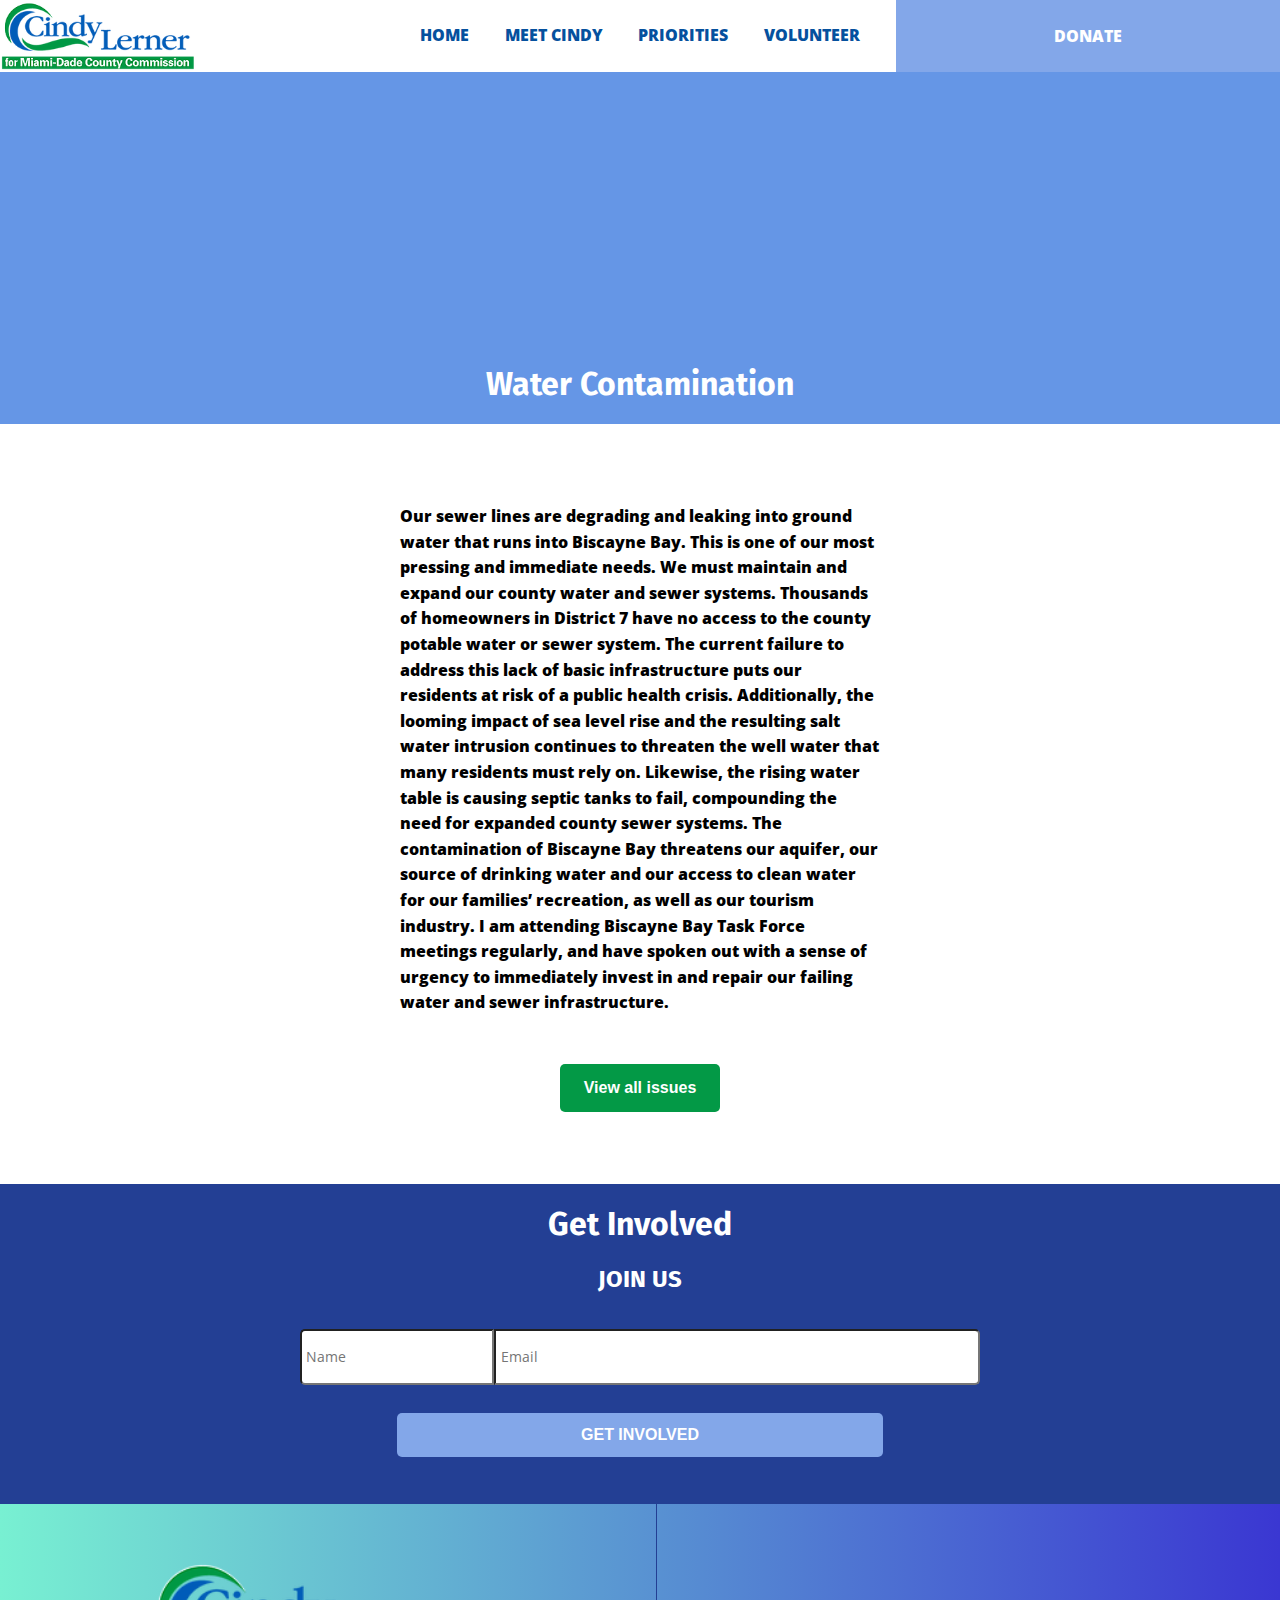
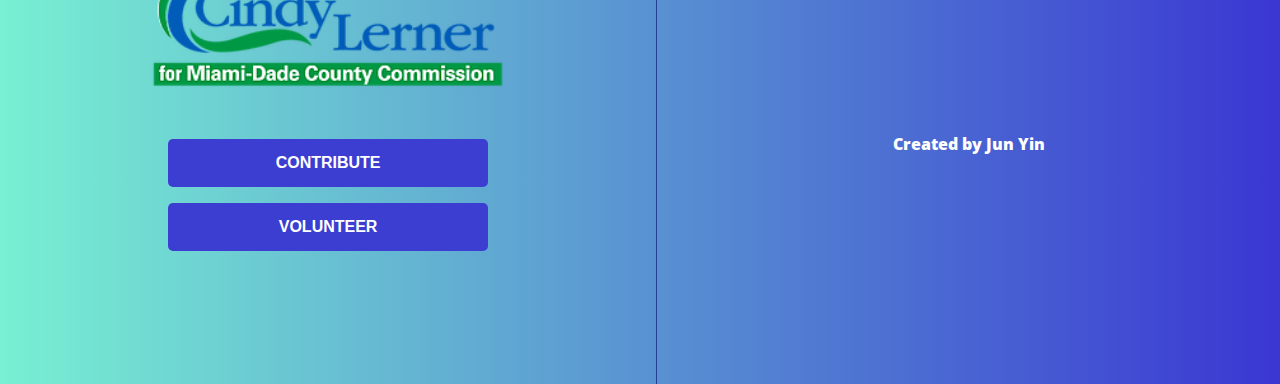
<file: Water.html>
<html lang="en">
<head>
  <meta charset="UTF-8">
  <meta name="viewport" content="width=device-width, initial-scale=1.0">
  <link rel="stylesheet" href="index.css">
  <link rel="stylesheet" href="priority.css">
  <script type='text/javascript' src='store.js'></script>
  <link rel="stylesheet" href="./fontawesome-free-5.11.2-web/css/all.css">
  <link rel="stylesheet" href="./fontawesome-free-5.11.2-web/css/all.min.css">
  <link href="https://fonts.googleapis.com/css?family=Fira+Sans|Open+Sans&display=swap" rel="stylesheet">
  <title>Document</title>
</head>
<body>
  <header class="header-container">
    <a class="logo" href="index.html"></a>
    <div type="button" class="nav-bar" >☰</div>
    <nav class="header-nav">
      <ul class="nav-list">
        <li><a class="nav-color" href="index.html">HOME</a></li>
        <li><a class="nav-color" href="meet.html">MEET CINDY</a></li>
        <li><a class="nav-color" href="priority.html">PRIORITIES</a></li>
        <li><a class="nav-color" href="volunteer.html">VOLUNTEER</a></li>
      </ul>
    </nav>
    <div class="nav-donate-button">
      <p><a href="https://www.paypal.com" target="_blank">DONATE</a></p>
    </div>
  </header>
  <div class="modal" style="display: none" value="1">
    <p class="exit-menu">x</p>
    <ul class=menu-options>
      <li><a href="index.html">HOME</a></li>
      <li><a href="meet.html">MEET CINDY</a></li>
      <li><a href="priority.html">PRIORITIES</a></li>
      <li><a href="volunteer.html">VOLUNTEER</a></li>
    </ul>
    <button type="submit"><a href="https://www.paypal.com" target="_blank">DONATE</a></button>
    <ul class="icon-menu-container">
      <li class="social-icon"><a href="https://www.instagram.com/cindyfordistrict7/" target="_blank"><i class="fab fa-instagram"></i></a></li>
      <li class="social-icon"><a href="https://www.facebook.com/CindyforDistrict7/" target="_blank"><i class="fab fa-facebook-square"></i></a></li>
      <li class="social-icon"><a href="https://twitter.com/CindyforDst7" target="_blank"><i class="fab fa-twitter"></i></a></li>
    </ul>
  </div>


  <main class="priorities-container">  
    <div class="title">
      <h1>Water Contamination</h1>
    </div>
    <div class="priority-information">
      
      <p>Our sewer lines are degrading and leaking into ground water that runs into Biscayne Bay. This is one of our most pressing and immediate needs. We must maintain and expand our county water and sewer systems. Thousands of homeowners in District 7 have no access to the county potable water or sewer system. The current failure to address this lack of basic infrastructure puts our residents at risk of a public health crisis. Additionally, the looming impact of sea level rise and the resulting salt water intrusion continues to threaten the well water that many residents must rely on. Likewise, the rising water table is causing septic tanks to fail, compounding the need for expanded county sewer systems. The contamination of Biscayne Bay threatens our aquifer, our source of drinking water and our access to clean water for our families’ recreation, as well as our tourism industry. I am attending Biscayne Bay Task Force meetings regularly, and have spoken out with a sense of urgency to immediately invest in and repair our failing water and sewer infrastructure.</p>
      <button class="priority-view-all-button"><a href="priority.html">View all issues</a></button>
    </div>
  </main>



  <footer class="footer-container">
    <section class="footer-sign-up">
      <h1>Get Involved</h1>
      <h2>JOIN US</h2>
        <form id="sign-up-form">
          <div class="input-box">
            <input type="text" placeholder="Name" class="name"/>
            <input type="text" placeholder="Email" class="email"/>
          </div>
          <button class="form-submit-button" type="submit">GET INVOLVED</button>
        </form>
    </section>
    <div class="footer-media-query">
      <section class="volunteer-contribute-footer">
        <div class="footer-icon-container">
          <img class="footer-logo" src="pictures/logo.jpeg">
        </div>
        <button class="footer-volunteer-button"><a href="https://www.paypal.com" target="_blank">CONTRIBUTE</a></button>
        <button class="footer-contribute-button"><a href="volunteer.html">VOLUNTEER</a></button>
      </section>
      <section class="designed-by">
        <p>Created by Jun Yin</p>
        <div></div>
      </section>
    </div>
  </footer>

  <script src="https://code.jquery.com/jquery-3.4.1.slim.min.js"></script>
  <script src="script.js"></script>
</body>
</html>
</file>
<file: index.css>
* {
  box-sizing: border-box;
  color:white;
}

a {
  text-decoration: none;
}

button {
  font-size: 100%;
  border: 0;
  padding: 0;
}

.header-nav {
  display: none;
}

h1, h2, h3 {
  font-family: 'Fira Sans', sans-serif;
}

p, li {
  font-family: 'Open Sans', sans-serif;
  font-weight: 800;
}

.portrait-container {
  background: -webkit-linear-gradient(left,#80a8e8,#5dde5b);
}

.volunteer-button:hover, .exit-menu:hover, button:hover, .nav-bar:hover, .contribute-button:hover, .nav-donate-button:hover{
  cursor: pointer;
}

.sign-up-media-input {
  color: black;
}

body {
  margin: 0;
  padding: 0;
  display: flex;
  flex-direction: column;
  height: 100%;
  position: relative;
}

.header-container {
  position: fixed;
  display: flex;
  flex-direction: row;
  height: 4rem;
  z-index: 5;
  width: 100%
}

.modal{
  position: fixed;
  background-color: #415a84;
  bottom: 0;
  z-index: 10;
  top: 0;
  right:0;
  left:0;
  margin: 1rem 1rem 1rem 1rem;
  display: flex;
  flex-direction: column;
  padding: 1.5rem 1rem 1.5rem 1rem;
}

.nav-color {
  transition: width .3s;
}

.nav-color:hover::after {
  cursor: hand;
  width: 100%
}

.nav-color::after {
  display: block;
  content: '';
  transition: width .5s;
  width: 0;
  height: 2px;
  background-color: #01A9DB;
}

.menu-options {
  display: flex;
  justify-content: space-evenly;
  flex-direction: column;
  align-items: center;
  height: 50vh;
  font-size: 1.2rem;
  margin-top: 0;
}

.modal > button {
  height: 2rem;
  width: 8rem;
  margin-right: auto;
  margin-left: auto;
  background-color: #83a7e9;
}


.meet {
  background-color: #05519E;
  height: 30rem;
  padding-left: 2rem;
  padding-right: 2rem;
}

.priorities {
  background-color: #6596E6;
  height: 30rem;
  padding-left: 2rem;
  padding-right: 2rem;
}

.logo {
  width: 52%;
  background-color :white;
  background-image: url(pictures/logo.jpeg);
  background-size: contain;
  background-repeat: no-repeat;
}

.logo > img {
  width: 100%;
}



.nav-bar {
  width: 15%;
  background-color: #05519e;
  display: flex;
  justify-content: center;
  align-items: center;
  font-size: 1.5rem;
}

.nav-donate-button {
  width: 33%;
  background-color: #83A7E9;
  text-align: center;
  display: flex;
  justify-content: center;
  align-items: center;
}

.main-container {
  display: flex;
  flex-direction: column;
  height: fit-content;
  top: 4rem;
  position: relative;
}

.portrait {
  background-image: url(pictures/cindycutout.jpeg);
  background-size: contain;
  height: 20rem;
  background-position: 50% 50%;
  background-repeat: no-repeat;
  margin-right: 4rem;
  position: relative;
}

.portrait-text {
  position: absolute;
  display: flex;
  flex-direction: column;
  top: 1%;
  left: 65%;
  display: flex;
  justify-content: center;
  align-items: center;
}

.portrait-text > h3 {
  color: white;
  margin: 10px;
}

.sign-up {
  padding-left: 2rem;
  padding-right: 2rem;
  text-align: center;
  background-color: #05519E;
  height: 30rem;
  display: flex;
  flex-direction: column;
  justify-content: center;
}

.sign-up > h2 {
  margin-top: 0;
}

.name {
  color: black;
  padding-left: .3rem;
  font-size: .85rem;
}

.email {
  color: black;
  padding-left: .3rem;
  font-size: .85rem;
}

.exit-menu {
  display: flex;
  justify-content: flex-end;
  font-size: 1.2rem;
}

#sign-up-form {
  height: 10rem;
  padding-left: 0px;
  padding-right: 0px;
  padding-top: 1rem;
  padding-bottom: 1rem;
  display: flex;
  flex-direction: column;
  margin-bottom: 0;;
}

input[type=text].name {
  width: 30%;
  border-top-left-radius: 5px;
  border-bottom-left-radius: 5px;
  font-family: 'Open Sans', sans-serif;
}

input[type=text].email {
  width: 70%;
  border-top-right-radius: 5px;
  border-bottom-right-radius: 5px;
  font-family: 'Open Sans', sans-serif;
}

input[type=text] {
  width: 100%;
  box-sizing: border-box;
  height: 3rem;
}

.input-box {
  display: flex;
  flex-direction: row;
}



.form-submit-button {
  margin-top: 1.8rem;
  height: 3rem;
  background-color: #83A7E9;
  border-radius: 5px;
  font-weight: 800;
}

button {
  border-radius: 5px;
}

.icon-container {
  
  display: flex;
  flex-direction: row;
  list-style-type: none;
  justify-content: space-evenly;
  padding: 0px;
  margin-top: .7rem;
}

.social-icon {
  width: 3rem;
  height: 3rem;
  border: 1px white solid;
  border-radius: 50%;
  display: flex;
  align-items: center;
  justify-content: center;
}

.volunteer-contribute-buttons {
  display: flex;
  flex-direction: column;

}

.volunteer-contribute-buttons > h2 {
  color: white;
  height: 3rem;
  display: flex;
  justify-content: center;
  align-items: center;
}

.volunteer-button {
  background-color: #039946;
  width: 100%;
  height: 100%;
  margin: 0;
  transition: transform .3s ease-out;
}

.contribute-button {
  background-color: #83A7E9;
  width: 100%;
  height: 100%;
  margin: 0;
  transition: transform .3s ease-out;
}

.meetme-inside-container, .priority-inside-container {
  margin-top: 2.5rem;
  height: 20rem;
  background-color: white;
  padding: .8rem;
}

.icon-menu-container {
  display: flex;
  flex-direction: row;
  justify-content: space-evenly;
  margin-top: 1.5rem;
}


.meetme-inside-container > h1, .priority-inside-container> h1 {
  margin: .5rem;
}

.meetme-list > li, .priority-inside-container > h1, .priority-inside-container > li{
  color: black;
}

.meetme-inside-container > h1 {
  color: #83A7E9;
}

.meetme-list, .priority-list {
  height: 80%;
  display: flex;
  flex-direction: column;
  justify-content: space-evenly;
  margin-top: 0;
  align-items: center;
}

.learn-more {
  height: 3rem;
  text-align: center;
  margin-top: 2rem;
  background-color: white;
  display: flex;
  justify-content: center;
  align-items: center;
  border-radius: 5px;
  transition: transform .3s ease-out;
}

.learn-more:hover, .volunteer-button:hover, .contribute-button:hover {
  transform: scale(1.1);
}

.learn-more-p {
  color: #83A7E9;
}

.meetme-list > li {
  color: #05519E;
}

.meet-main-box {
  border-top-right-radius: 35px;
  border-bottom-left-radius: 35px;
}

.priority-main-box {
  border-top-left-radius: 35px;
  border-bottom-right-radius: 35px;
}

ul {
  list-style-type: none;
  padding: 0;
}

.priority-list > li {
  color: black;
}

.donate {
  display: flex;
  justify-content: center;
  align-items: center;
  padding-top: 0;
  background-color: #05519E;
  height: 30rem;
  padding-left: 2rem;
  padding-right: 2rem;
}

.donate-button {
  height: 3rem;
  margin-top: .5rem;
  width: 8rem;
  border-radius: 5px;
  color: #245EBC;
  font-family: 'Open Sans', sans-serif;
  font-weight: 800;
}

.donate > ul {
  display: flex;
  height: 100%;
  justify-content: space-evenly;
  flex-direction: column;
  margin-top: 0;
}

.twitter-feed {
  display: flex;
  flex-direction: column;
  background-color: white;
  padding-left: 2rem;
  padding-right: 2rem;
  padding-top: 2rem;
}

.twitter-box {
  height: 23rem;
  margin-top: 1rem;
  margin-bottom: 1rem;
  border-radius: 5px;
  display: flex;
  justify-content: center;
  align-items: center;
  transition: transform .3s ease-out;
}


.twitter-box:hover {
  transform: scale(1.1);
}

.twitter-box > i {
  font-size: 5rem;
}
.twitter-top {
  background-color: #97BDFB;
}

.twitter-bottom {
  background-color: #233F94;
}

.nth:nth-child(odd) {
  background-color: #6596E6;
  height: 30rem;
  padding-left: 2rem;
  padding-right: 2rem;
}
.nth:nth-child(even) {
  background-color: #05519E;
  height: 30rem;
  padding-left: 2rem;
  padding-right: 2rem;
}

.ath:nth-child(odd) {
  background-color: #233F94;
  height: 23rem;
}
.ath:nth-child(even) {
  background-color: white;
  height: 23rem;
}

.footer-container {
  display: flex;
  flex-direction: column;
  width: 100%;
  position: relative;
  top: 5rem;
}

.footer-sign-up {
  padding-left: 2rem;
  padding-right: 2rem;
  text-align: center;
  background-color: #233F94;
}

.volunteer-contribute-footer {
  display: flex;
  flex-direction: column;
  padding-left: 2rem;
  padding-right: 2rem;
  height: 20rem;
}

.footer-volunteer-button {
  margin-top: 1rem;
  height: 3rem;
  background-color: #3c3ed2;
  font-weight: 800;
}

.footer-contribute-button {
  margin-top: 1rem;
  height: 3rem;
  background-color: #3c3ed2;
  font-weight: 800;
}

.footer-logo {
  width: 80%;
}

.footer-icon-container {
  display: flex;
  justify-content: center;
  align-items: center;
  margin: 2rem 0 2rem 0;
}

.designed-by {
  height: 10rem;
  background-color: #233F94;
  text-align: center;
  display: flex;
  justify-content: center;
  align-items: center;
}

.sign-up-media-query {
  display: none;
  z-index: 1;
}



@media only screen and (min-width: 400px) { 
  .portrait-text {
    font-size: 1.5rem;
    left: 60%;
    top: .1%;
    font-weight: 800;
  }

  .learn-more, .input[type=text].email, .input[type=text].name, .form-submit-button {
    height: 3.4rem;
  }

  .sign-up, .learn-more {
    font-size: 1.2rem;
  }

  .social-icon {
    width: 3.5rem;
    height: 3.5rem;
  }

  i {
    font-size: 2rem;
  }

  .volunteer-contribute-buttons > h2 {
    height: 4rem;
  }

  .meet-main-box > h1, .priority-main-box > h1 {
    font-size: 2rem;
  }

  .nth:nth-child(even) {
    height: 33rem;
    padding-top: 1rem;
  }

  .nth:nth-child(odd) {
    height: 33rem;
    padding-top: 1rem;
  }

  .donate-button {
    height: 3.2rem;
    width: 8.4rem;
    transition: transform .3s ease-out;
  }

  .donate-button:hover {
    transform: scale(1.1);
  }

  .volunteer-contribute-footer {
    height: 25rem;
    padding-top: 1.5rem;
  }

  .footer-sign-up {
    height: 20rem;
  }

  .footer-logo {
    width: 60%;
  }

  .donate {
    height: 33rem;
    padding-top: 1rem;
  }

  .sign-up-media-query {
    display: none;
  }

  .meet {
    height: 33rem;
    padding-top: 1rem;
  }
  
  .priorities {
    height: 33rem;
    padding-top: 1rem;
  }

}

@media only screen and (min-width: 700px) {
  .portrait-text {
    font-size: 1.5rem;
    left: 60%;
    top: .1%;
    font-weight: 800;
  }

  .learn-more, .input[type=text].email, .input[type=text].name, .form-submit-button {
    height: 3.4rem;
  }

  .sign-up, .learn-more {
    font-size: 1.2rem;
  }

  .social-icon {
    width: 3.5rem;
    height: 3.5rem;
  }

  i {
    font-size: 2rem;
  }

  .volunteer-contribute-buttons > h2 {
    height: 4rem;
  }

  .meet-main-box > h1, .priority-main-box > h1 {
    font-size: 2rem;
  }

  .donate-button {
    height: 3.2rem;
    width: 8.4rem;
  }

  .volunteer-contribute-footer {
    height: 25rem;
    padding-top: 1.5rem;
  }

  .footer-sign-up {
    height: 20rem;
  }

  .footer-logo {
    width: 60%;
  }

  .donate > ul {
    display: flex;
    flex-direction: row;
    flex-wrap: wrap;
    justify-content: center;
    align-items: center;
  }

  .donate-button {
    margin: 0 1rem .5rem 1rem;
  }

  .donate {
    height: 12rem;
  }

  .twitter-container {
    display: flex;
    flex-direction: row;
    justify-content: space-evenly;
  }

  .twitter-box {
    width: 15rem;
    transition: transform .3s ease-out;
  }


  .twitter-box:hover {
    transform: scale(1.1);
  }

  .twitter-feed > h1 {
    margin-top: 0;
  }

  .sign-up-media-query {
    display: none;
  }

  .meet {
    padding-top: 1rem;
    width: 100%;
    background-color: white;
    display: flex;
    padding-left: 0;
  }

  .meet-media-query {
    display: flex;
    flex-direction: column;
    margin-left: auto;
    margin-right: auto;
  }

  .side-image {
    background-image: url(pictures/seamless-pattern-of-colorful-dots-and-geometric-circle-modern-on-white-background-vector-illustration.jpg);
    height: 100%;
    display: flex;
    width: 30%;
    margin-top: 10%;
  }

  .learn-more-media-query {
    width: 13rem;
    margin-left: auto;
    margin-right: auto;
    background-color: #05519E;
  }

  .priorities {
    padding-top: 1rem;
    width: 100%;
  }

  .priority-main-box {
    border-radius: 35px;
    width: 25rem;
    margin-left: auto;
    margin-right: auto;
  }

  .meet-main-box {
    background: none;
  }

  .meet-main-box > h1 {
    color: #05519E;
  }
  .learn-more {
    width: 15rem;
    margin-left: auto;
    margin-right: auto;
  }

  .volunteer-contribute-buttons {
    display: flex;
    flex-direction: row;
    width: 30rem;
    position: relative;
    bottom:45%;
    float: right;
  }

  .learn-more-p {
    color: white;
}
}

@media only screen and (min-width: 800px) {
  .footer-media-query {
    display: flex;
    flex-direction: row;
    justify-content: space-evenly;
    background: -webkit-linear-gradient(left,#78f0d2,#3a37d2);
  }

  .volunteer-contribute-footer, .designed-by {
    width: 100%;
    height: 30rem;
  }

  .designed-by {
    border-left-color: #233F94;
    background: none;
    border-left-style: solid;
    border-width: 1px;
  }

  .portrait-text {
    font-size: 1.5rem;
    left: 65%;
    top: 2%;
    font-weight: 800;
  }

  .portrait {
    margin-left: 1.5rem;
    margin-right: 0;
  }

  .sign-up-media-query {
    display: flex;
    position: absolute;
    flex-direction: column;
    padding: 1rem;
    text-align: center;
    top: 2%;
    left: 4%;
  }

  .sign-up-media-query > h1, .sign-up-media-query > h2 {
    margin: 0;
  }

  .sign-up-media-query > h2 {
    margin-bottom: 1rem;
  }

  .sign-up-media-input {
    margin-bottom: 1rem;

  }

  input[type=text].sign-up-media-input {
    width: 14rem;
  }

  .media-query-form, .media-query-input-container {
    display: flex;
    flex-direction: column;
    align-items: center;
  }

  .sign-up-media-submit-button {
    width: 8.5rem;
    height: 2.2rem;
    background-color: #05519e;
    font-weight: 600;
  }

  .sign-up {
    display: none;
  }

  .input-box {
    width: 80%;
    margin-left: auto;
    margin-right: auto;
  }

  .form-submit-button {
    width: 40%;
    margin-left: auto;
    margin-right: auto;
  }

  input[type=text].email, input[type=text].name {
    height: 3.5rem;
  }

  .portrait {
    height: 25rem;
  }


}

@media only screen and (min-width: 1000px) {
  .portrait {
    height: 30rem;
  }

  .sign-up-media-query, .portrait-text {
    top: 5%;
  }

  .donate {
    height: 8rem;
  }
  .header-container {
    height: 4.5rem;
  }

  .main-container {
    top: 4.5rem;
  }

  .side-image {
    margin-top: 5%;
  }

  .input-box {
    align-items: center;
    justify-content: center;
  }

  input[type=text].email {
    width: 50%;
  }

  input[type=text].name {
    width: 20%;
  }

  .footer-volunteer-button, .footer-contribute-button {
    width: 20rem;
    margin-left: auto;
    margin-right: auto;
    background-color: #3c3ed2;
    font-weight: 800;
  }

  .header-nav {
    display: flex;
    width: 40%;
    flex-direction: row;
    justify-content: space-around;
    background-color: white;
  }

  .logo {
    width: 30%;
  }

  .nav-donate-button {
    width: 30%;
  }

  .header-nav > ul {
    flex-direction: row;
    display: flex;
    justify-content: space-evenly;
    align-items: center;
    width: 100%;
  }

  .nav-color {
    color: #05519e;
  }


  .nav-bar {
    display: none;
  }


}

@media only screen and (min-width: 1200px) {
  .side-image {
    margin-top: 5%;
    width: 25%;
  }

  input[type=text].email {
    width: 50%;
  }

  input[type=text].name {
    width: 20%;
  }


}

@media only screen and (min-width: 1501px) {
  .side-image {
    margin-top: 0;
    width: 25%;
  }

  .twitter-box {
    width: 20rem;
  }

  input[type=text].email {
    width: 40%;
  }

  input[type=text].name {
    width: 10%;
  }
  .footer-logo {
    width: 50%;
  }

  .sign-up-media-query {
    left: 15%;
  }

  .meet-main-box > h1, .priority-main-box > h1 {
    font-size: 2.5rem;
  }


}
</file>
<file: priority.css>
.priority-main-container {
  display: flex;
  height: fit-content;
  padding-bottom: 5rem;
  padding: 0 1rem 2rem 1rem;
  flex-wrap: wrap;
  justify-content: center;
}

.priority-m-container {
  top: 4rem;
  position: relative;
}

.overlay-text > p {
  height: 15rem;
  width: 20rem;
  overflow: hidden;
  text-overflow: ellipsis; 
}

.priority-information > p {
  line-height: 1.6;
}

.priority-portrait-container {
  height: 15rem;
}

.priority-portrait {
  background-image: url(pictures/0.jpg);
  background-size: cover;
  height: 100%;
  background-repeat: no-repeat;
  position: relative;
}

.footer-container {
  top: 4rem;
}

.priority-container {
  padding: 0rem 1rem 4rem 1rem;
  height: 100%;
}

.priority-view-all-button > a {
  font-weight: 600;
}

.priority-box {
  margin-top: 5rem;
  height: 20rem;
  display: flex;
  flex-direction: column;
  position: relative;
  box-shadow: 5px 7px 15px #9db3c3;
  transition: transform 1.3s ease-out;
}

.priority-box:hover {
  transform: scale(1.1);
}

.priority-box:hover .overlay {
  height: 100%;
}

.overlay {
  position: absolute;
  bottom: 0;
  left: 0;
  right: 0;
  opacity: 1;
  overflow: hidden;
  width: 100%;
  height: 0;
  transition: .8s ease;
  display: flex;
}

.overlay-text {
   
  color: white;
  font-size: 20px;
  position: absolute;
  top: 50%;
  left: 50%;
  height: 100%;
  width: 100%;
  transform: translate(-50%, -50%);
  -ms-transform: translate(-50%, -50%);
  display: flex;
  justify-content: center;
  align-items: flex-end;
}

.overlay-text > p {
  word-wrap: break-word;
  text-align: center;
}

.top-box {
  background-color: red;
  height: 60%;
}

.top-box > img {
  width: 100%;
  height: 100%;
  object-fit: cover;
}

.bottom-box {
  height: 40%;
  display: flex;
  flex-direction: column;
}

.bottom-description {
  text-align: center;
  height: 60%;
  display: flex;
  justify-content: center;
  align-items: center;
}

.bottom-description > h1 {
  color: #05519E;
  font-size: 1.2rem;
}

.bottom-button-container {
  height: 40%;
  display: flex;
  justify-content: flex-end;
}

.bottom-button {
  height: 100%;
  width: 20%;
  background-color: red;
  display: flex;
  justify-content: center;
  align-items: center;
}

.arrow-right{
  width: 0; 
  height: 0; 
  border-top: 15px solid transparent;
  border-bottom: 15px solid transparent;
  border-left: 15px solid #EAEDF2;
}

.priority-information {
  padding: 1.5rem 1.5rem 1.5rem 1.5rem;
  
}

.priority-information > h1{
  color: black;
  text-align: center;
}

.priority-information > p{
  color: black;
  font-size: .8rem;
}

.priorities-container {
  display: flex;
  flex-direction: column;
  height: fit-content;
  top: 4rem;
  position: relative;
  padding-bottom: .5rem;
  
}

.priority-view-all-button {
  width: 10rem;
  margin-left: auto;
  margin-right: auto;
  height: 3rem;
  margin-top: 2rem;
  background-color: #039946;
}

.priority-information {
  display: flex;
  flex-direction: column;
}

.title {
  background-color: #6596E6;
  height: 40vh;
  width: 100%;
  display: flex;
  justify-content: center;
  align-items: flex-end;
}

@media only screen and (min-width: 400px) { 
  .priority-information > p{
    font-size: 1rem;
  }
}

@media only screen and (min-width: 700px) {
  .priority-information {
    width: 30rem;
    display: flex;
    flex-direction: column;
    padding: 4rem 0 4rem 0;
  }
  
  .priorities-container {
    justify-content: center;
    align-items: center;
  }

}

@media only screen and (min-width: 800px) {
  .priority-box {
    margin: 1.5rem;
  }
}

@media only screen and (min-width: 1000px) {
}

@media only screen and (min-width: 1200px) {
}

@media only screen and (min-width: 1501px) {
}
</file>
<file: meet.css>
.aboutme-portrait {
  background-image: url(pictures/5a3786_c3ab13eccc06487f9aefdfa0f1c44637_mv2.jpeg);
  background-size: contain;
  height: 100%;
  background-repeat: no-repeat;
  position: relative;
}

.meetme-main-container {
  display: flex;
  flex-direction: column;
  height: fit-content;
  top: 4rem;
  position: relative;

}

.meetme-portrait-container {
  height: 20rem;
}

.aboutme-box-container {
  margin: 1rem 0 1rem 0;
  padding-left: 1rem;
  padding-right: 1rem;
  
}


.aboutme-box-container:nth-child(odd) {
  background-color: #D2D6DB;
  
}

.box-pic-container {
  display: flex;
  flex-direction: column;
  margin-top: auto;
  margin-bottom: auto;
}


.box-3rd-pic {
  height: 20vh;
  width: 20vh;
  margin: .5rem 0 .5rem 0;
}

.box-3rd {
  padding-bottom: 2rem;
  padding-top: 2rem;
  padding-left: 2rem;
  padding-right: 2rem;
  background-color: #D2D6DB;
} 

.box-3rd-container {
  display: flex;
  justify-content: center;
  flex-direction: column;
}

.box-container {
  display: flex;
  flex-direction: row;
  height: 100%;
}

.box-pic {
  width: 100px;
  height: 100px;
  margin: .4rem 0 .4rem 0;
}

.aboutme-description:nth-child(even) {
  margin-left: 2rem;
  display: flex;
  flex-direction: column;
  justify-content: center;
}

.aboutme-description:nth-child(odd) {
  margin-right: 2rem;
  display: flex;
  flex-direction: column;
  justify-content: center;
}

.box-2nd-description > h1 {
  color: black;
  margin: 0;
  font-size: 1rem;
  text-align: center;
}

.box-2nd-description > p {
  color: #05519e;
  font-size: .5rem;
}

.aboutme-description>h1, .aboutme-description>p  {
  word-wrap: break-word;
}

.aboutme-description>h1 {
  color: black;
  margin: 0;
  font-size: 1rem;
  text-align: center;
}

.aboutme-description>p {
  color: #05519e;
  font-size: .5rem;
  line-height: 1.6;
}

.footer-container {
  top: 4rem;
}

@media only screen and (min-width: 400px) {
  .aboutme-description>h1, .box-2nd-description > h1 {
    font-size: 1.2rem;
  }
  .aboutme-description>p, .box-2nd-description > p {
    font-size: .8rem;
  }

  .box-pic {
    width: 25vh;
    height: 25vh;
  }

}

@media only screen and (min-width: 700px) {
  .aboutme-description>h1, .box-2nd-description > h1 {
    font-size: 1.4rem;
  }
  .aboutme-description>p, .box-2nd-description > p {
    font-size: 1rem;
  }

  .box-pic {
    width: 30vh;
    height: 30vh;
  }
}

@media only screen and (min-width: 800px) {
  .aboutme-description>h1, .box-2nd-description > h1 {
    font-size: 1.5rem;
  }
  .aboutme-description>p, .box-2nd-description > p {
    font-size: 1rem;
  }

  .box-pic {
    width: 35vh;
    height: 35vh;
  }
}

@media only screen and (min-width: 1000px) {
  .aboutme-description {
    width: 30rem;
  }

  .box-container {
    justify-content: space-evenly;
  }

  .aboutme-box-container {
    padding: 2rem 0 2rem 0;
  }

  .sign-up-media-query {
    top: 3%;
    left: 18%;
  }

}

@media only screen and (min-width: 1200px) {
  .aboutme-description:nth-child(odd) {
    justify-content: unset;
  }
  .aboutme-description>h1, .box-2nd-description > h1 {
    font-size: 2.5rem;
    text-align: left;
  }
  .aboutme-description>p {
    font-size: 1.2rem;
  }

  .aboutme-description {
    width: 35rem;
}

}

@media only screen and (min-width: 1501px) {
  .aboutme-description:nth-child(odd) {
    justify-content: unset;
  }
}
</file>
<file: volunteer.css>
.volunteer-main-container {
  display: flex; 
  position: relative;
  flex-direction: column;
  background: -webkit-linear-gradient(left,#80a8e8,#5dde5b);
  padding: 1rem 1rem 1rem 1rem;
  height: 100vh;
  top: 4rem;
}

.volunteer-main-container > h1 {
  color: black;
  text-align: center;
  color: white;
}

.volunteer-form-container {
  display: flex;
  flex-direction: column;
  padding: 1rem 1.8rem 1rem 1.8rem;
  background-color: white;
  height: 60vh;
  justify-content: space-evenly;
  border-radius: 5px;

}

.volunteer-input-box {
  height: 5.5vh;
  color: black;
  border-radius: 3px;
}

.volunteer-submit-box {
  height: 8vh;
  background-color: #039946;
  border-radius: 5px;
}

.volunteer-container {
  display: flex;
  flex-direction: column;
  align-items: center;
}

.volunteer-pic {
  display: none;
}

.volunteer-input-box {
  padding-left: 1rem;
}

.volunteer-submit-box {
  font-weight: 700;
}

@media only screen and (min-width: 400px) {

}

@media only screen and (min-width: 700px) {
  .volunteer-main-container {
    display: flex;
    flex-direction: row;
    justify-content: space-evenly;
  }
  .volunteer-pic {
    display: unset;
    width: 100%;
    background-image: url(pictures/Miami-Dade_Skyline.jpeg);
    background-repeat: no-repeat;
    height: 100%;
    background-size: cover;
    opacity: .75;
  }
  .volunteer-container {
    width: 100%;
  }
  .volunteer-form-container {
    width: 80%;
  }
}

@media only screen and (min-width: 800px) {
}

@media only screen and (min-width: 1000px) {
  .volunteer-form-container {
    width: 60%;
  }
}

@media only screen and (min-width: 1200px) {
}

@media only screen and (min-width: 1500px) {
}
</file>
